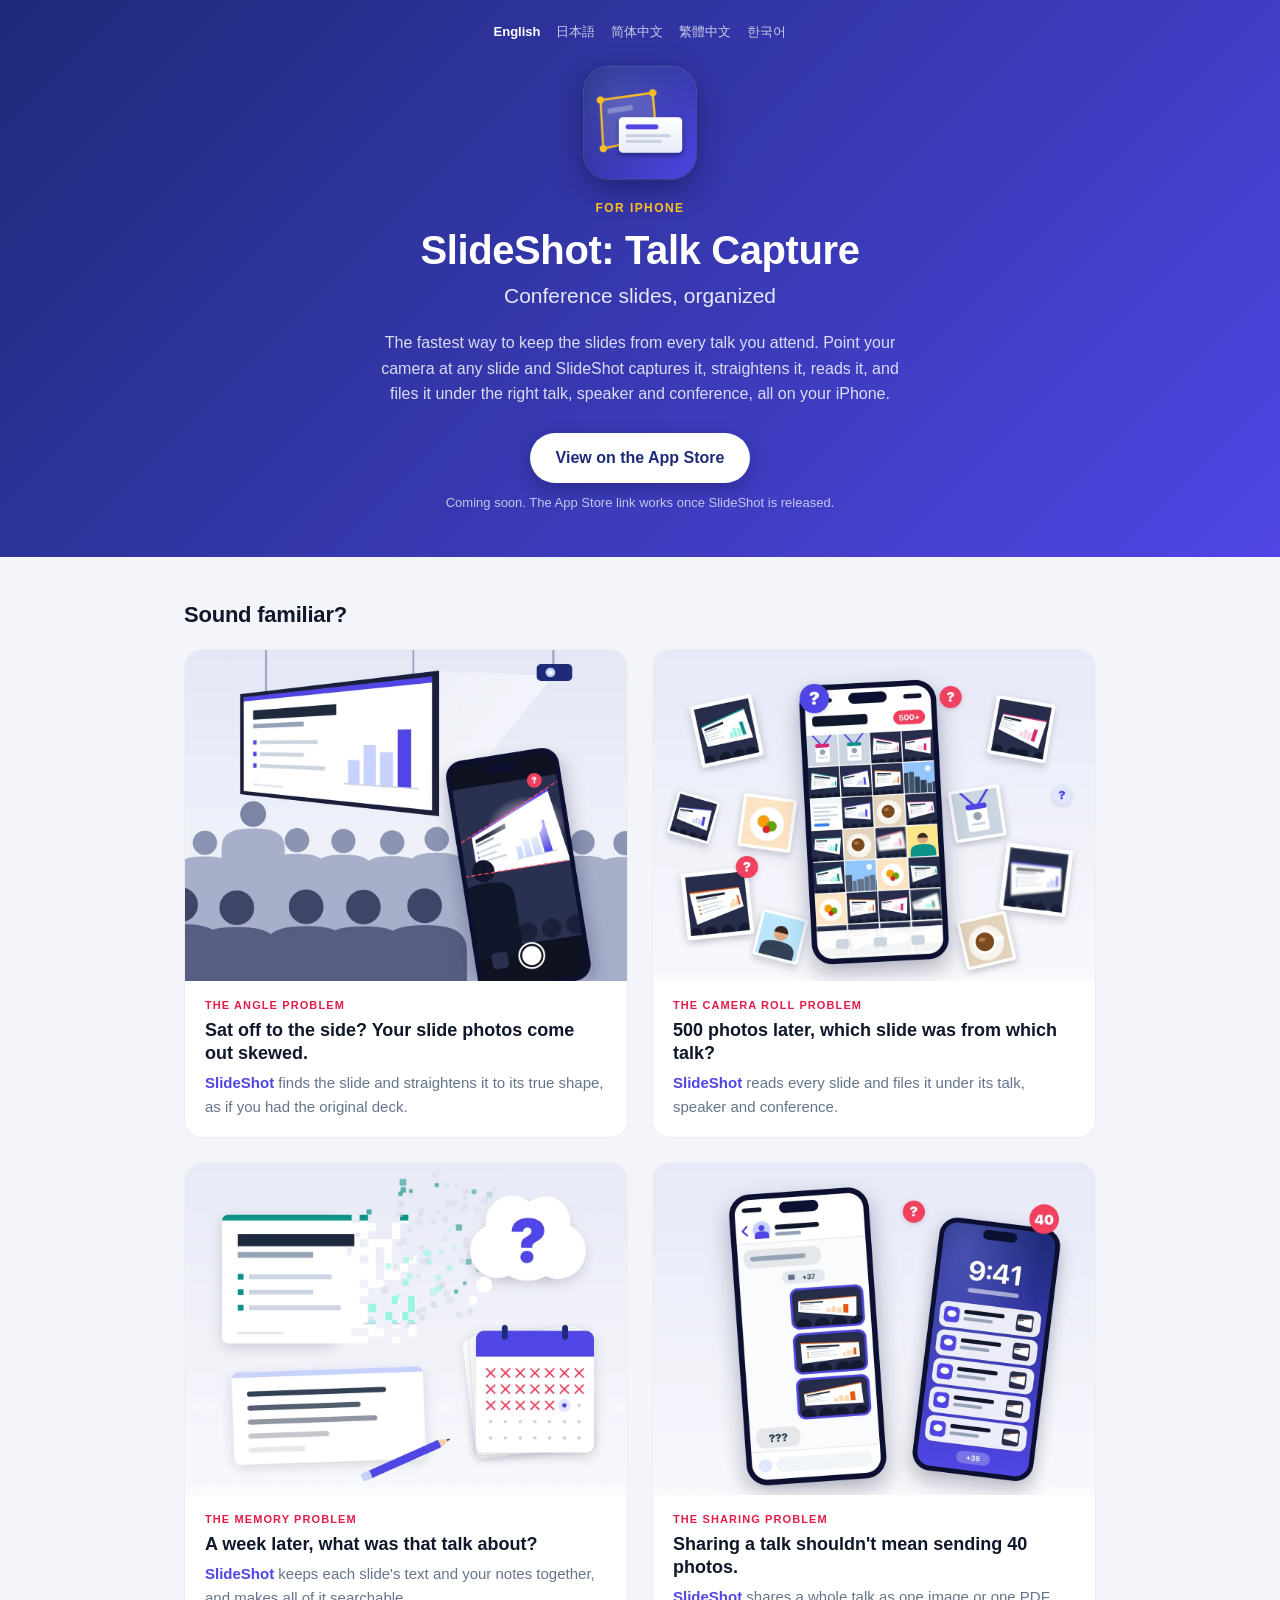
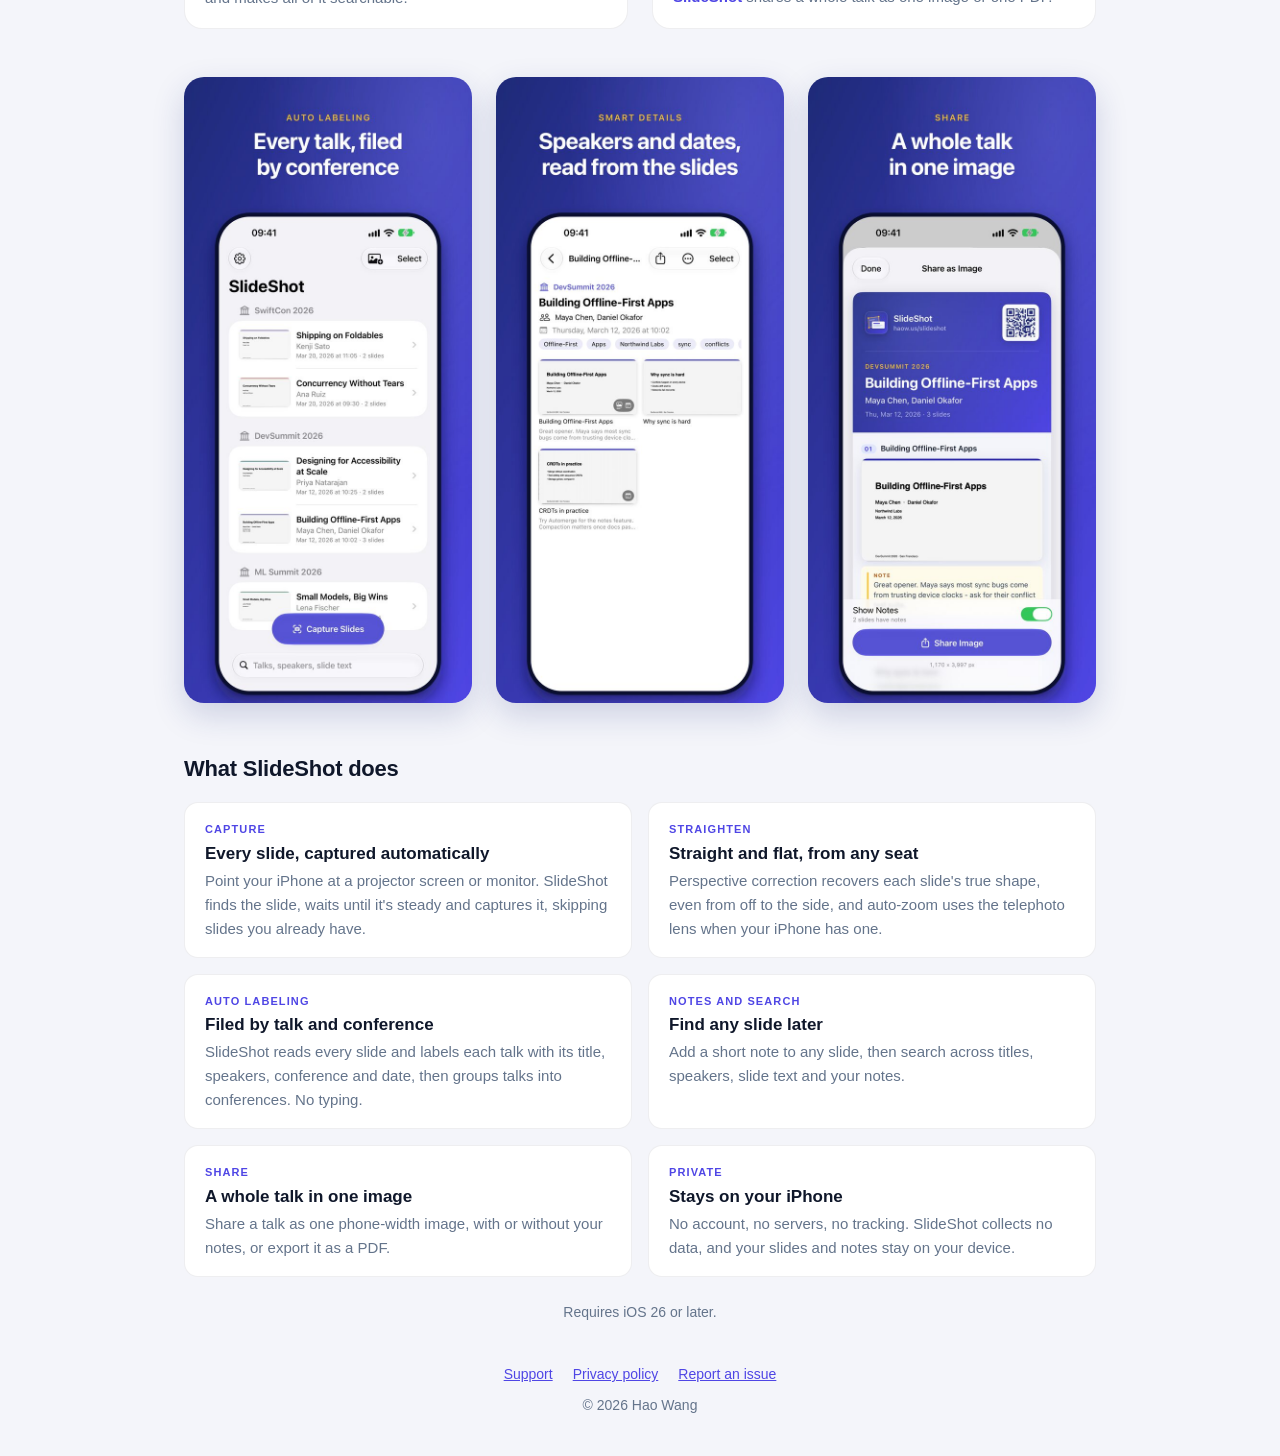
<file: index.html>
<!doctype html>
<html lang="en">
<head>
<meta charset="utf-8">
<meta name="viewport" content="width=device-width, initial-scale=1">
<title>SlideShot: Talk Capture</title>
<meta name="description" content="SlideShot captures the slides from every talk you attend, straightens them, and files them under the right talk, speaker and conference, all on your iPhone.">
<meta name="color-scheme" content="light dark">
<link rel="canonical" href="https://www.haow.us/slideshot/">
<link rel="alternate" hreflang="en" href="https://www.haow.us/slideshot/">
<link rel="alternate" hreflang="ja" href="https://www.haow.us/slideshot/ja/">
<link rel="alternate" hreflang="zh-Hans" href="https://www.haow.us/slideshot/zh-hans/">
<link rel="alternate" hreflang="zh-Hant" href="https://www.haow.us/slideshot/zh-hant/">
<link rel="alternate" hreflang="ko" href="https://www.haow.us/slideshot/ko/">
<link rel="alternate" hreflang="x-default" href="https://www.haow.us/slideshot/">
<link rel="icon" type="image/png" href="images/icon.png">
<link rel="apple-touch-icon" href="images/icon.png">
<link rel="stylesheet" href="home.css?v=2">
<meta property="og:type" content="website">
<meta property="og:locale" content="en_US">
<meta property="og:title" content="SlideShot: Talk Capture">
<meta property="og:description" content="Conference slides, organized. Capture, straighten and file every slide on your iPhone.">
<meta property="og:url" content="https://www.haow.us/slideshot/">
<meta property="og:image" content="https://www.haow.us/slideshot/images/icon.png">
<meta name="twitter:card" content="summary">
</head>
<body>
<header>
  <nav class="langs" aria-label="Language">
    <a href="./" hreflang="en" lang="en" aria-current="page">English</a>
    <a href="ja/" hreflang="ja" lang="ja">日本語</a>
    <a href="zh-hans/" hreflang="zh-Hans" lang="zh-Hans">简体中文</a>
    <a href="zh-hant/" hreflang="zh-Hant" lang="zh-Hant">繁體中文</a>
    <a href="ko/" hreflang="ko" lang="ko">한국어</a>
  </nav>
  <div class="hero">
    <img class="icon" src="images/icon.png" width="112" height="112" alt="SlideShot app icon">
    <p class="eyebrow">For iPhone</p>
    <h1>SlideShot: Talk Capture</h1>
    <p class="subtitle">Conference slides, organized</p>
    <p class="pitch">The fastest way to keep the slides from every talk you attend. Point your camera
    at any slide and SlideShot captures it, straightens it, reads it, and files it under the right
    talk, speaker and conference, all on your iPhone.</p>
    <a class="store" href="https://apps.apple.com/app/id6838167258">View on the App Store</a>
    <p class="note">Coming soon. The App Store link works once SlideShot is released.</p>
  </div>
</header>

<main>
  <h2>Sound familiar?</h2>
  <ul class="problems">
    <li>
      <img src="images/why-angle.webp" width="1200" height="900"
        alt="A phone held up from a side seat in a talk. Its photo of the slide is skewed, washed out by glare and partly blocked by the head in front.">
      <div class="body">
        <p class="tag">The angle problem</p>
        <h3>Sat off to the side? Your slide photos come out skewed.</h3>
        <p class="fix"><strong>SlideShot</strong> finds the slide and straightens it to its true shape, as if you had the original deck.</p>
      </div>
    </li>
    <li>
      <img src="images/why-camera-roll.webp" width="1200" height="900"
        alt="A camera roll with more than 500 photos: slides from different talks mixed with food, selfies, coffee and conference badges.">
      <div class="body">
        <p class="tag">The camera roll problem</p>
        <h3>500 photos later, which slide was from which talk?</h3>
        <p class="fix"><strong>SlideShot</strong> reads every slide and files it under its talk, speaker and conference.</p>
      </div>
    </li>
    <li>
      <img src="images/why-memory.webp" width="1200" height="900" loading="lazy"
        alt="A slide dissolving into a question mark, notes that trail off, and a calendar with weeks crossed out.">
      <div class="body">
        <p class="tag">The memory problem</p>
        <h3>A week later, what was that talk about?</h3>
        <p class="fix"><strong>SlideShot</strong> keeps each slide&#x27;s text and your notes together, and makes all of it searchable.</p>
      </div>
    </li>
    <li>
      <img src="images/why-sharing.webp" width="1200" height="900" loading="lazy"
        alt="A chat with slide photos sent one by one and a reply of three question marks, next to a lock screen with 40 notifications.">
      <div class="body">
        <p class="tag">The sharing problem</p>
        <h3>Sharing a talk shouldn&#x27;t mean sending 40 photos.</h3>
        <p class="fix"><strong>SlideShot</strong> shares a whole talk as one image or one PDF.</p>
      </div>
    </li>
  </ul>

  <ul class="shots" aria-label="Screenshots">
    <li><img src="images/library.jpg" width="600" height="1304" loading="lazy"
      alt="The SlideShot library, with talks grouped under SwiftCon 2026, DevSummit 2026 and ML Summit 2026"></li>
    <li><img src="images/talk.jpg" width="600" height="1304" loading="lazy"
      alt="A talk page showing its title, speakers, date and slides, all read from the slides"></li>
    <li><img src="images/share.jpg" width="600" height="1304" loading="lazy"
      alt="Sharing a whole talk as one long image, with notes"></li>
  </ul>

  <h2>What SlideShot does</h2>
  <ul class="features">
    <li>
      <p class="tag">Capture</p>
      <h3>Every slide, captured automatically</h3>
      <p>Point your iPhone at a projector screen or monitor. SlideShot finds the slide, waits until
      it's steady and captures it, skipping slides you already have.</p>
    </li>
    <li>
      <p class="tag">Straighten</p>
      <h3>Straight and flat, from any seat</h3>
      <p>Perspective correction recovers each slide's true shape, even from off to the side, and
      auto-zoom uses the telephoto lens when your iPhone has one.</p>
    </li>
    <li>
      <p class="tag">Auto labeling</p>
      <h3>Filed by talk and conference</h3>
      <p>SlideShot reads every slide and labels each talk with its title, speakers, conference and
      date, then groups talks into conferences. No typing.</p>
    </li>
    <li>
      <p class="tag">Notes and search</p>
      <h3>Find any slide later</h3>
      <p>Add a short note to any slide, then search across titles, speakers, slide text and your
      notes.</p>
    </li>
    <li>
      <p class="tag">Share</p>
      <h3>A whole talk in one image</h3>
      <p>Share a talk as one phone-width image, with or without your notes, or export it as a PDF.</p>
    </li>
    <li>
      <p class="tag">Private</p>
      <h3>Stays on your iPhone</h3>
      <p>No account, no servers, no tracking. SlideShot collects no data, and your slides and notes
      stay on your device.</p>
    </li>
  </ul>
  <p class="req">Requires iOS 26 or later.</p>
</main>

<footer>
  <nav aria-label="More">
    <a href="support.html">Support</a>
    <a href="privacy.html">Privacy policy</a>
    <a href="https://github.com/chapter09/slideshot/issues">Report an issue</a>
  </nav>
  <p>© 2026 Hao Wang</p>
</footer>
</body>
</html>
</file>
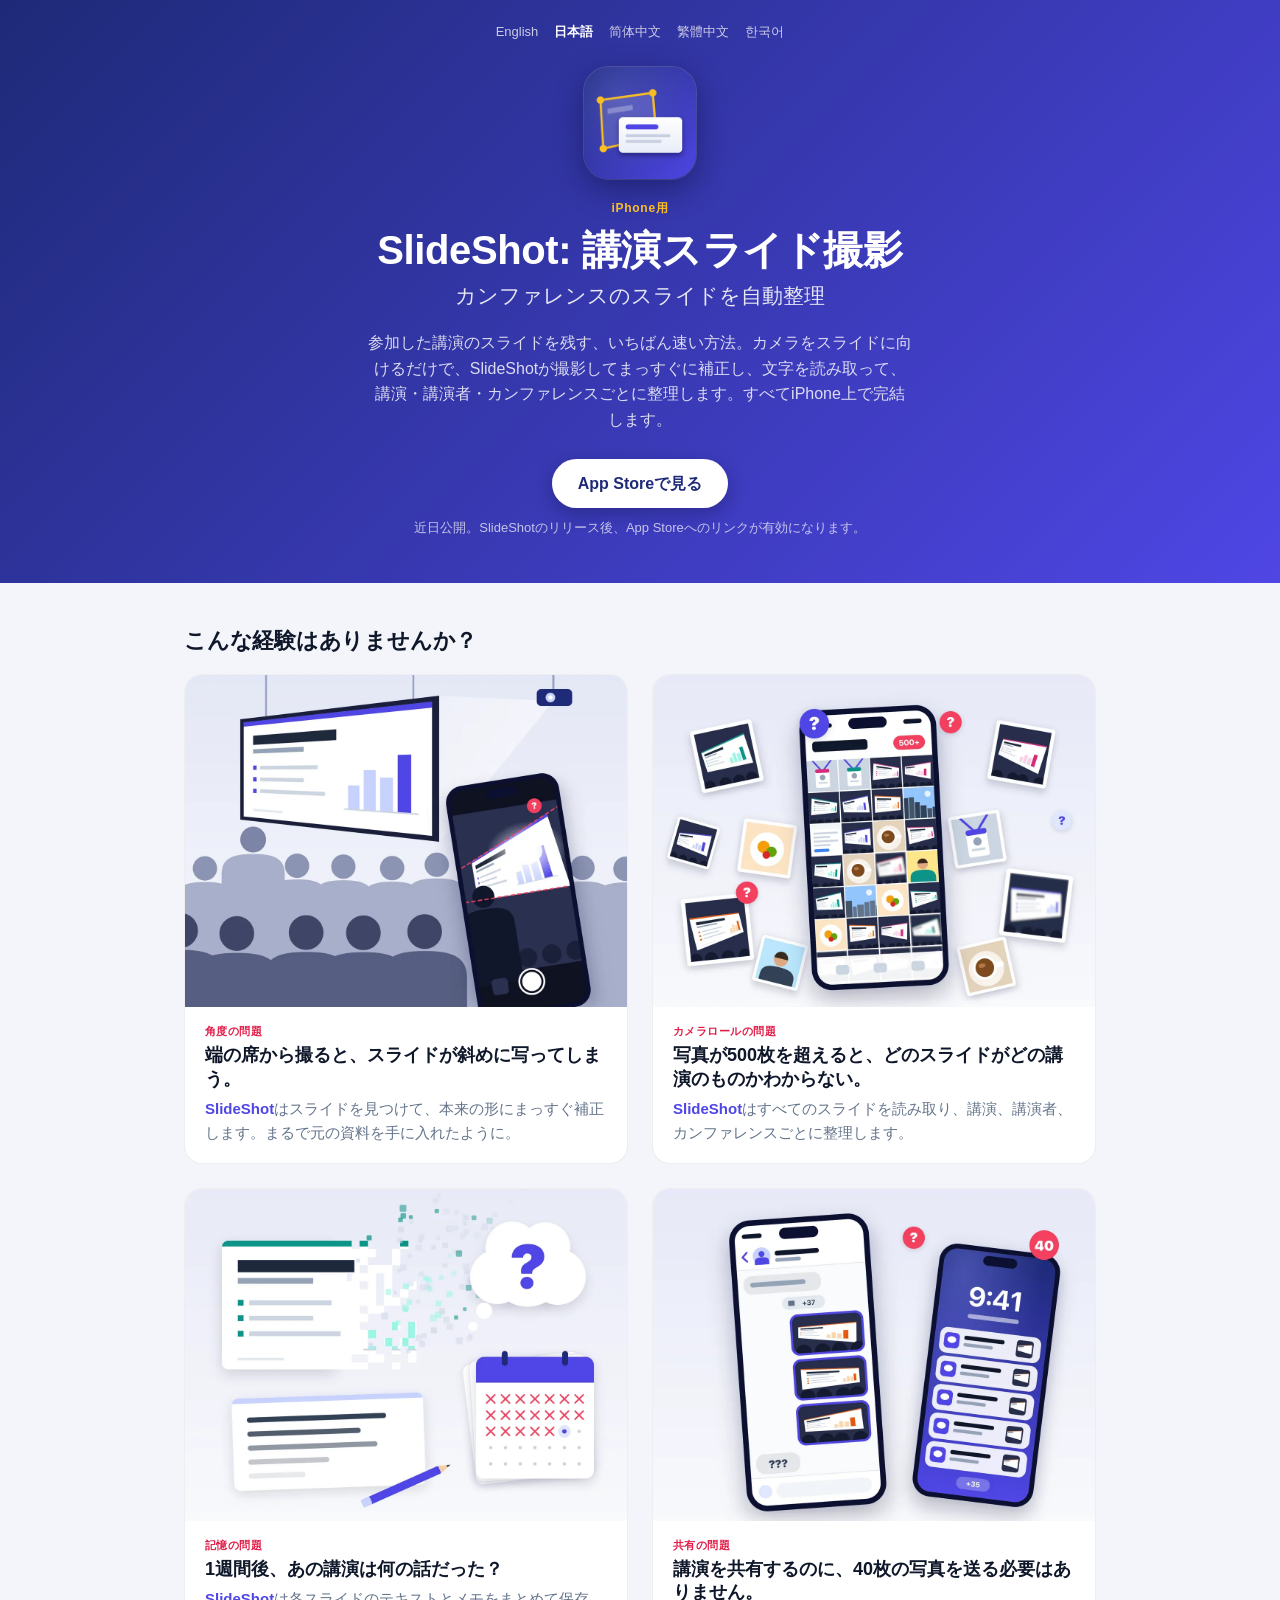
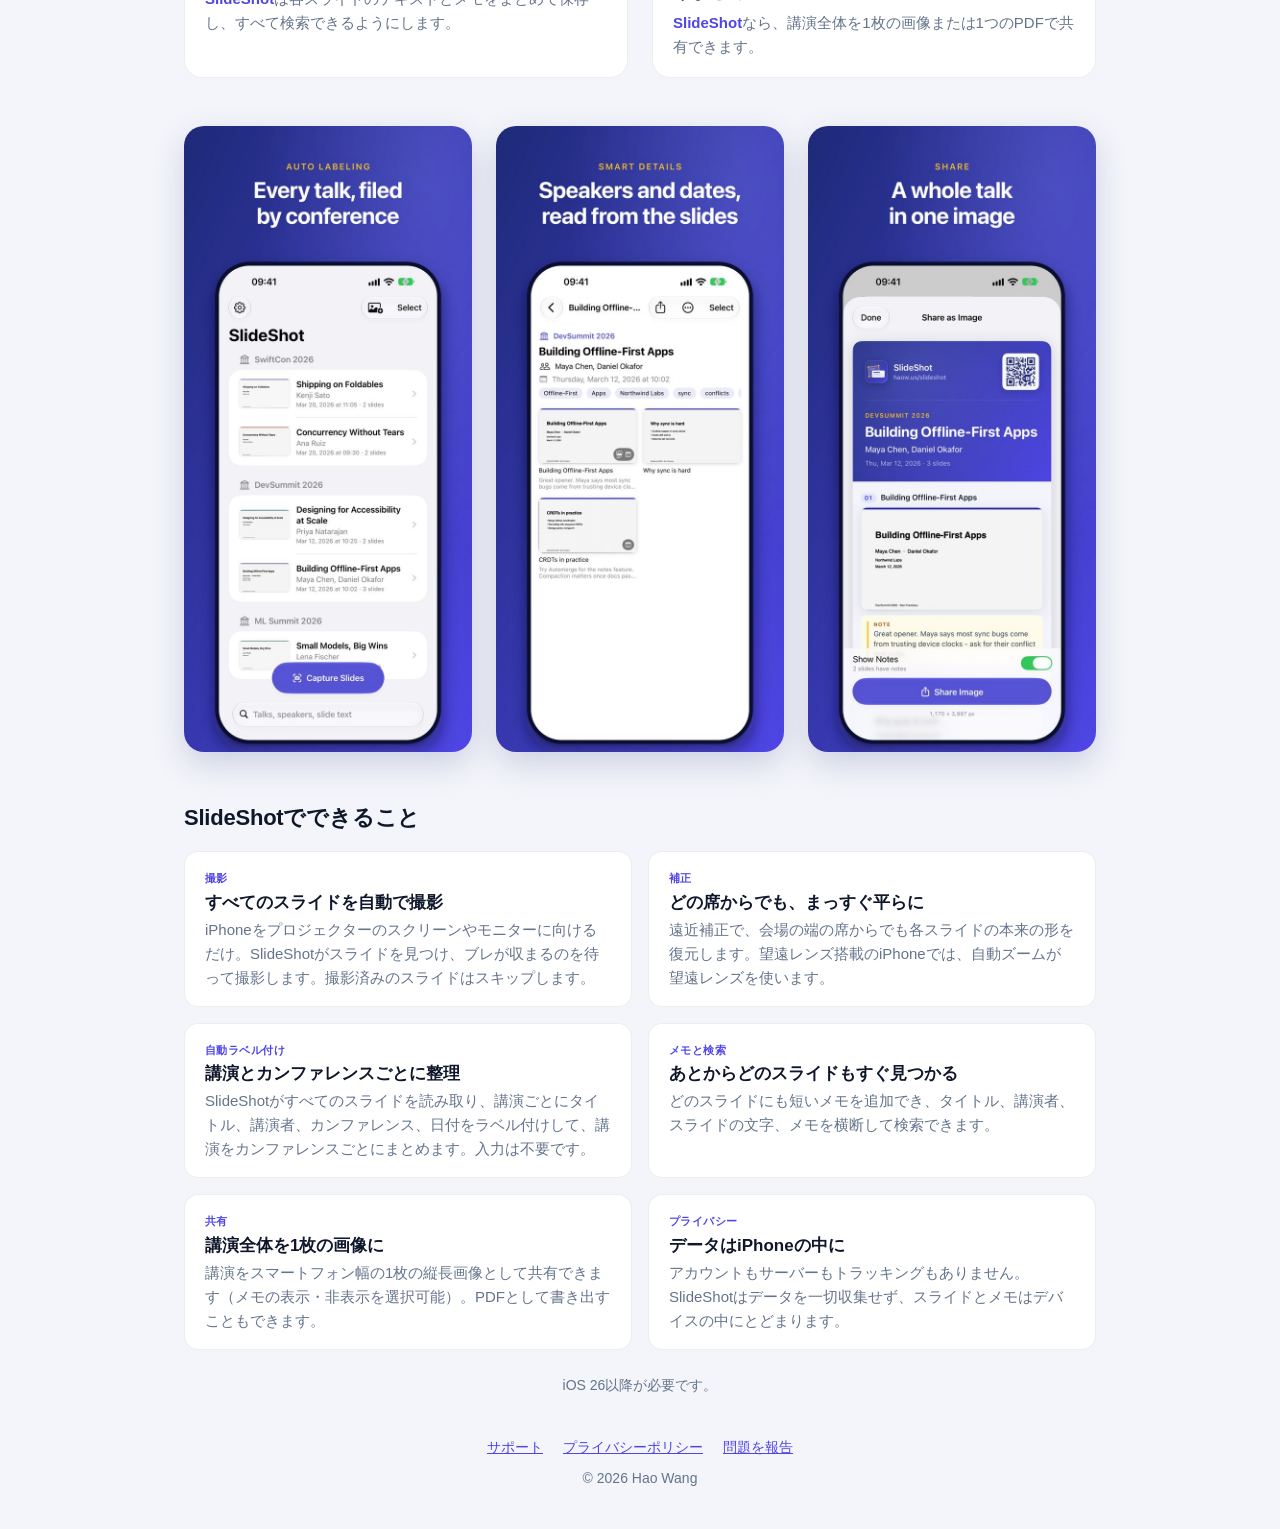
<file: ja/index.html>
<!doctype html>
<html lang="ja">
<head>
<meta charset="utf-8">
<meta name="viewport" content="width=device-width, initial-scale=1">
<title>SlideShot: 講演スライド撮影</title>
<meta name="description" content="SlideShotは、参加した講演のスライドを撮影してまっすぐに補正し、講演・講演者・カンファレンスごとに整理します。すべてiPhone上で完結します。">
<meta name="color-scheme" content="light dark">
<link rel="canonical" href="https://www.haow.us/slideshot/ja/">
<link rel="alternate" hreflang="en" href="https://www.haow.us/slideshot/">
<link rel="alternate" hreflang="ja" href="https://www.haow.us/slideshot/ja/">
<link rel="alternate" hreflang="zh-Hans" href="https://www.haow.us/slideshot/zh-hans/">
<link rel="alternate" hreflang="zh-Hant" href="https://www.haow.us/slideshot/zh-hant/">
<link rel="alternate" hreflang="ko" href="https://www.haow.us/slideshot/ko/">
<link rel="alternate" hreflang="x-default" href="https://www.haow.us/slideshot/">
<link rel="icon" type="image/png" href="../images/icon.png">
<link rel="apple-touch-icon" href="../images/icon.png">
<link rel="stylesheet" href="../home.css?v=2">
<meta property="og:type" content="website">
<meta property="og:locale" content="ja_JP">
<meta property="og:title" content="SlideShot: 講演スライド撮影">
<meta property="og:description" content="カンファレンスのスライドを自動整理。すべてのスライドをiPhoneで撮影、補正、整理できます。">
<meta property="og:url" content="https://www.haow.us/slideshot/ja/">
<meta property="og:image" content="https://www.haow.us/slideshot/images/icon.png">
<meta name="twitter:card" content="summary">
</head>
<body>
<header>
  <nav class="langs" aria-label="言語">
    <a href="../" hreflang="en" lang="en">English</a>
    <a href="./" hreflang="ja" lang="ja" aria-current="page">日本語</a>
    <a href="../zh-hans/" hreflang="zh-Hans" lang="zh-Hans">简体中文</a>
    <a href="../zh-hant/" hreflang="zh-Hant" lang="zh-Hant">繁體中文</a>
    <a href="../ko/" hreflang="ko" lang="ko">한국어</a>
  </nav>
  <div class="hero">
    <img class="icon" src="../images/icon.png" width="112" height="112" alt="SlideShotのアプリアイコン">
    <p class="eyebrow">iPhone用</p>
    <h1>SlideShot: 講演スライド撮影</h1>
    <p class="subtitle">カンファレンスのスライドを自動整理</p>
    <p class="pitch">参加した講演のスライドを残す、いちばん速い方法。カメラをスライドに向けるだけで、SlideShotが撮影してまっすぐに補正し、文字を読み取って、講演・講演者・カンファレンスごとに整理します。すべてiPhone上で完結します。</p>
    <a class="store" href="https://apps.apple.com/app/id6838167258">App Storeで見る</a>
    <p class="note">近日公開。SlideShotのリリース後、App Storeへのリンクが有効になります。</p>
  </div>
</header>

<main>
  <h2>こんな経験はありませんか？</h2>
  <ul class="problems">
    <li>
      <img src="../images/why-angle.webp" width="1200" height="900"
        alt="講演の会場で、端の席からかざしたスマートフォン。写したスライドは斜めにゆがみ、光で白く飛び、前の人の頭で一部が隠れている。">
      <div class="body">
        <p class="tag">角度の問題</p>
        <h3>端の席から撮ると、スライドが斜めに写ってしまう。</h3>
        <p class="fix"><strong>SlideShot</strong>はスライドを見つけて、本来の形にまっすぐ補正します。まるで元の資料を手に入れたように。</p>
      </div>
    </li>
    <li>
      <img src="../images/why-camera-roll.webp" width="1200" height="900"
        alt="500枚以上の写真が並ぶカメラロール。いくつもの講演のスライドが、料理や自撮り、コーヒー、名札の写真と混ざっている。">
      <div class="body">
        <p class="tag">カメラロールの問題</p>
        <h3>写真が500枚を超えると、どのスライドがどの講演のものかわからない。</h3>
        <p class="fix"><strong>SlideShot</strong>はすべてのスライドを読み取り、講演、講演者、カンファレンスごとに整理します。</p>
      </div>
    </li>
    <li>
      <img src="../images/why-memory.webp" width="1200" height="900" loading="lazy"
        alt="疑問符へと消えていくスライド、途中で途切れたメモ、何週間分も×印が付いたカレンダー。">
      <div class="body">
        <p class="tag">記憶の問題</p>
        <h3>1週間後、あの講演は何の話だった？</h3>
        <p class="fix"><strong>SlideShot</strong>は各スライドのテキストとメモをまとめて保存し、すべて検索できるようにします。</p>
      </div>
    </li>
    <li>
      <img src="../images/why-sharing.webp" width="1200" height="900" loading="lazy"
        alt="スライドの写真が1枚ずつ送られ、「???」と返されたチャット。隣には40件の通知が並ぶロック画面。">
      <div class="body">
        <p class="tag">共有の問題</p>
        <h3>講演を共有するのに、40枚の写真を送る必要はありません。</h3>
        <p class="fix"><strong>SlideShot</strong>なら、講演全体を1枚の画像または1つのPDFで共有できます。</p>
      </div>
    </li>
  </ul>

  <ul class="shots" aria-label="スクリーンショット">
    <li><img src="../images/library.jpg" width="600" height="1304" loading="lazy"
      alt="SlideShotのライブラリ。講演がSwiftCon 2026、DevSummit 2026、ML Summit 2026ごとにまとめられている"></li>
    <li><img src="../images/talk.jpg" width="600" height="1304" loading="lazy"
      alt="講演のページ。スライドから読み取ったタイトル、講演者、日付とスライドが表示されている"></li>
    <li><img src="../images/share.jpg" width="600" height="1304" loading="lazy"
      alt="講演全体をメモ付きの1枚の縦長画像として共有している画面"></li>
  </ul>

  <h2>SlideShotでできること</h2>
  <ul class="features">
    <li>
      <p class="tag">撮影</p>
      <h3>すべてのスライドを自動で撮影</h3>
      <p>iPhoneをプロジェクターのスクリーンやモニターに向けるだけ。SlideShotがスライドを見つけ、ブレが収まるのを待って撮影します。撮影済みのスライドはスキップします。</p>
    </li>
    <li>
      <p class="tag">補正</p>
      <h3>どの席からでも、まっすぐ平らに</h3>
      <p>遠近補正で、会場の端の席からでも各スライドの本来の形を復元します。望遠レンズ搭載のiPhoneでは、自動ズームが望遠レンズを使います。</p>
    </li>
    <li>
      <p class="tag">自動ラベル付け</p>
      <h3>講演とカンファレンスごとに整理</h3>
      <p>SlideShotがすべてのスライドを読み取り、講演ごとにタイトル、講演者、カンファレンス、日付をラベル付けして、講演をカンファレンスごとにまとめます。入力は不要です。</p>
    </li>
    <li>
      <p class="tag">メモと検索</p>
      <h3>あとからどのスライドもすぐ見つかる</h3>
      <p>どのスライドにも短いメモを追加でき、タイトル、講演者、スライドの文字、メモを横断して検索できます。</p>
    </li>
    <li>
      <p class="tag">共有</p>
      <h3>講演全体を1枚の画像に</h3>
      <p>講演をスマートフォン幅の1枚の縦長画像として共有できます（メモの表示・非表示を選択可能）。PDFとして書き出すこともできます。</p>
    </li>
    <li>
      <p class="tag">プライバシー</p>
      <h3>データはiPhoneの中に</h3>
      <p>アカウントもサーバーもトラッキングもありません。SlideShotはデータを一切収集せず、スライドとメモはデバイスの中にとどまります。</p>
    </li>
  </ul>
  <p class="req">iOS 26以降が必要です。</p>
</main>

<footer>
  <nav aria-label="その他">
    <a href="support.html">サポート</a>
    <a href="privacy.html">プライバシーポリシー</a>
    <a href="https://github.com/chapter09/slideshot/issues">問題を報告</a>
  </nav>
  <p>© 2026 Hao Wang</p>
</footer>
</body>
</html>
</file>
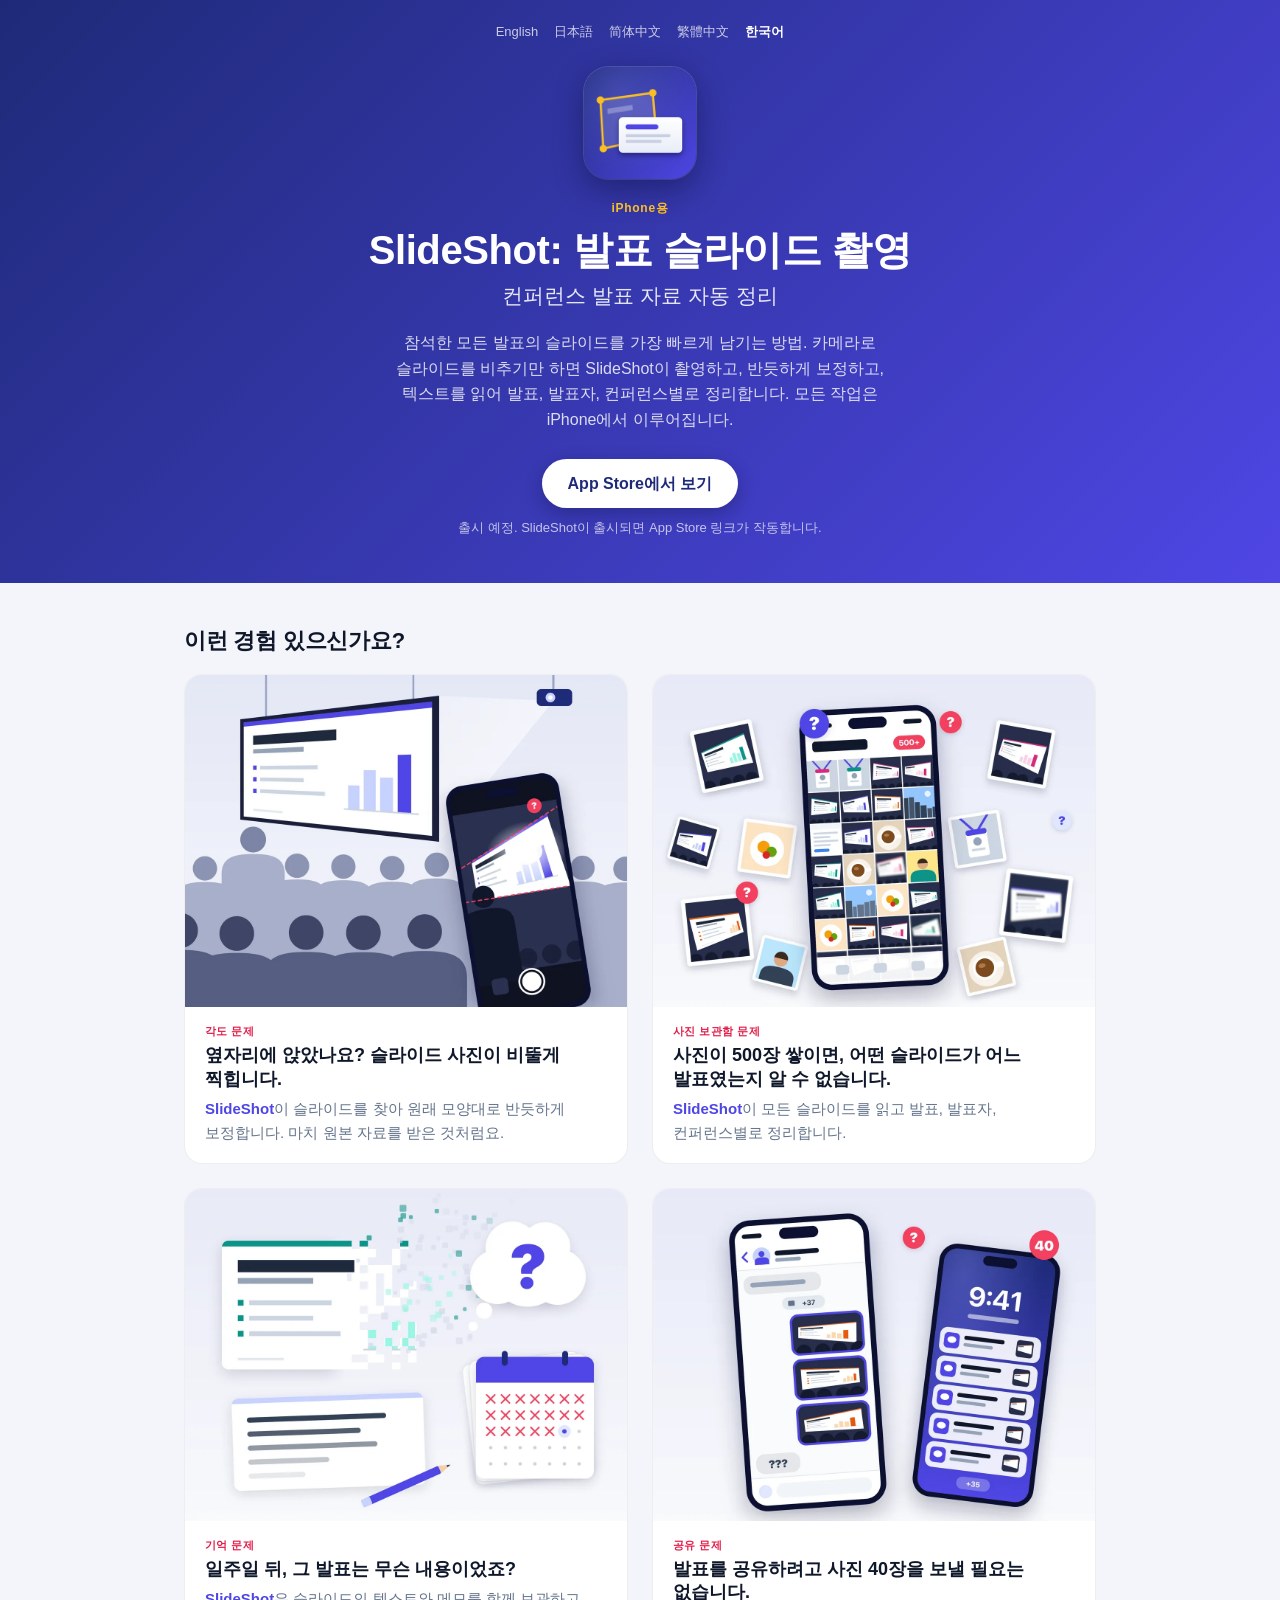
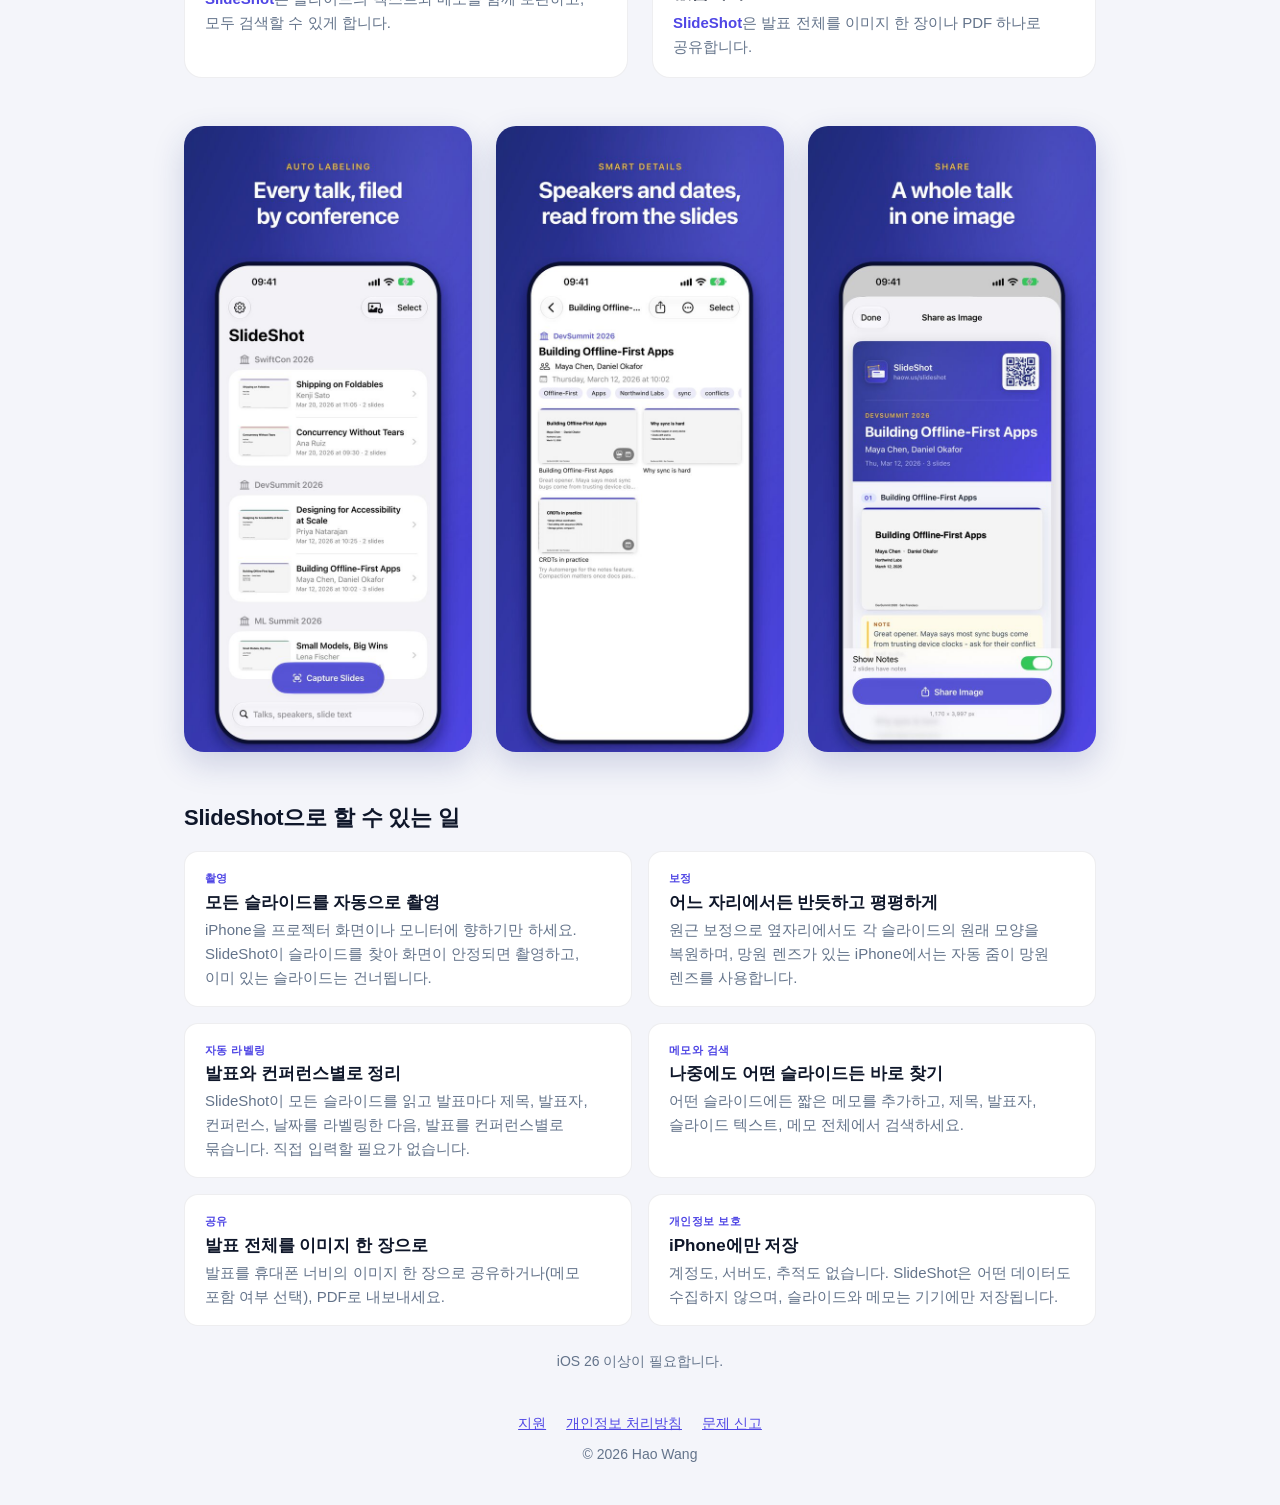
<file: ko/index.html>
<!doctype html>
<html lang="ko">
<head>
<meta charset="utf-8">
<meta name="viewport" content="width=device-width, initial-scale=1">
<title>SlideShot: 발표 슬라이드 촬영</title>
<meta name="description" content="SlideShot은 참석한 발표의 슬라이드를 촬영해 반듯하게 보정하고, 발표, 발표자, 컨퍼런스별로 정리합니다. 모든 작업은 iPhone에서 이루어집니다.">
<meta name="color-scheme" content="light dark">
<link rel="canonical" href="https://www.haow.us/slideshot/ko/">
<link rel="alternate" hreflang="en" href="https://www.haow.us/slideshot/">
<link rel="alternate" hreflang="ja" href="https://www.haow.us/slideshot/ja/">
<link rel="alternate" hreflang="zh-Hans" href="https://www.haow.us/slideshot/zh-hans/">
<link rel="alternate" hreflang="zh-Hant" href="https://www.haow.us/slideshot/zh-hant/">
<link rel="alternate" hreflang="ko" href="https://www.haow.us/slideshot/ko/">
<link rel="alternate" hreflang="x-default" href="https://www.haow.us/slideshot/">
<link rel="icon" type="image/png" href="../images/icon.png">
<link rel="apple-touch-icon" href="../images/icon.png">
<link rel="stylesheet" href="../home.css?v=2">
<meta property="og:type" content="website">
<meta property="og:locale" content="ko_KR">
<meta property="og:title" content="SlideShot: 발표 슬라이드 촬영">
<meta property="og:description" content="컨퍼런스 발표 자료 자동 정리. iPhone으로 모든 슬라이드를 촬영하고, 보정하고, 정리하세요.">
<meta property="og:url" content="https://www.haow.us/slideshot/ko/">
<meta property="og:image" content="https://www.haow.us/slideshot/images/icon.png">
<meta name="twitter:card" content="summary">
</head>
<body>
<header>
  <nav class="langs" aria-label="언어">
    <a href="../" hreflang="en" lang="en">English</a>
    <a href="../ja/" hreflang="ja" lang="ja">日本語</a>
    <a href="../zh-hans/" hreflang="zh-Hans" lang="zh-Hans">简体中文</a>
    <a href="../zh-hant/" hreflang="zh-Hant" lang="zh-Hant">繁體中文</a>
    <a href="./" hreflang="ko" lang="ko" aria-current="page">한국어</a>
  </nav>
  <div class="hero">
    <img class="icon" src="../images/icon.png" width="112" height="112" alt="SlideShot 앱 아이콘">
    <p class="eyebrow">iPhone용</p>
    <h1>SlideShot: 발표 슬라이드 촬영</h1>
    <p class="subtitle">컨퍼런스 발표 자료 자동 정리</p>
    <p class="pitch">참석한 모든 발표의 슬라이드를 가장 빠르게 남기는 방법. 카메라로 슬라이드를 비추기만
    하면 SlideShot이 촬영하고, 반듯하게 보정하고, 텍스트를 읽어 발표, 발표자, 컨퍼런스별로
    정리합니다. 모든 작업은 iPhone에서 이루어집니다.</p>
    <a class="store" href="https://apps.apple.com/app/id6838167258">App Store에서 보기</a>
    <p class="note">출시 예정. SlideShot이 출시되면 App Store 링크가 작동합니다.</p>
  </div>
</header>

<main>
  <h2>이런 경험 있으신가요?</h2>
  <ul class="problems">
    <li>
      <img src="../images/why-angle.webp" width="1200" height="900"
        alt="발표장 옆자리에서 든 휴대폰. 찍힌 슬라이드는 비뚤어지고, 빛 번짐으로 흐려지고, 앞사람 머리에 일부가 가려져 있다.">
      <div class="body">
        <p class="tag">각도 문제</p>
        <h3>옆자리에 앉았나요? 슬라이드 사진이 비뚤게 찍힙니다.</h3>
        <p class="fix"><strong>SlideShot</strong>이 슬라이드를 찾아 원래 모양대로 반듯하게 보정합니다. 마치 원본 자료를 받은 것처럼요.</p>
      </div>
    </li>
    <li>
      <img src="../images/why-camera-roll.webp" width="1200" height="900"
        alt="500장이 넘는 사진 보관함. 여러 발표의 슬라이드가 음식, 셀카, 커피, 명찰 사진과 뒤섞여 있다.">
      <div class="body">
        <p class="tag">사진 보관함 문제</p>
        <h3>사진이 500장 쌓이면, 어떤 슬라이드가 어느 발표였는지 알 수 없습니다.</h3>
        <p class="fix"><strong>SlideShot</strong>이 모든 슬라이드를 읽고 발표, 발표자, 컨퍼런스별로 정리합니다.</p>
      </div>
    </li>
    <li>
      <img src="../images/why-memory.webp" width="1200" height="900" loading="lazy"
        alt="물음표로 흩어지는 슬라이드, 중간에 끊긴 메모, 몇 주가 지워진 달력.">
      <div class="body">
        <p class="tag">기억 문제</p>
        <h3>일주일 뒤, 그 발표는 무슨 내용이었죠?</h3>
        <p class="fix"><strong>SlideShot</strong>은 슬라이드의 텍스트와 메모를 함께 보관하고, 모두 검색할 수 있게 합니다.</p>
      </div>
    </li>
    <li>
      <img src="../images/why-sharing.webp" width="1200" height="900" loading="lazy"
        alt="슬라이드 사진을 한 장씩 보낸 채팅에 &#x27;???&#x27;라는 답장, 그 옆에는 알림 40개가 쌓인 잠금 화면.">
      <div class="body">
        <p class="tag">공유 문제</p>
        <h3>발표를 공유하려고 사진 40장을 보낼 필요는 없습니다.</h3>
        <p class="fix"><strong>SlideShot</strong>은 발표 전체를 이미지 한 장이나 PDF 하나로 공유합니다.</p>
      </div>
    </li>
  </ul>

  <ul class="shots" aria-label="스크린샷">
    <li><img src="../images/library.jpg" width="600" height="1304" loading="lazy"
      alt="SwiftCon 2026, DevSummit 2026, ML Summit 2026별로 발표가 묶인 SlideShot 보관함"></li>
    <li><img src="../images/talk.jpg" width="600" height="1304" loading="lazy"
      alt="슬라이드에서 읽은 제목, 발표자, 날짜와 슬라이드가 표시된 발표 페이지"></li>
    <li><img src="../images/share.jpg" width="600" height="1304" loading="lazy"
      alt="발표 전체를 메모와 함께 긴 이미지 한 장으로 공유하는 화면"></li>
  </ul>

  <h2>SlideShot으로 할 수 있는 일</h2>
  <ul class="features">
    <li>
      <p class="tag">촬영</p>
      <h3>모든 슬라이드를 자동으로 촬영</h3>
      <p>iPhone을 프로젝터 화면이나 모니터에 향하기만 하세요. SlideShot이 슬라이드를 찾아 화면이
      안정되면 촬영하고, 이미 있는 슬라이드는 건너뜁니다.</p>
    </li>
    <li>
      <p class="tag">보정</p>
      <h3>어느 자리에서든 반듯하고 평평하게</h3>
      <p>원근 보정으로 옆자리에서도 각 슬라이드의 원래 모양을 복원하며, 망원 렌즈가 있는
      iPhone에서는 자동 줌이 망원 렌즈를 사용합니다.</p>
    </li>
    <li>
      <p class="tag">자동 라벨링</p>
      <h3>발표와 컨퍼런스별로 정리</h3>
      <p>SlideShot이 모든 슬라이드를 읽고 발표마다 제목, 발표자, 컨퍼런스, 날짜를 라벨링한 다음,
      발표를 컨퍼런스별로 묶습니다. 직접 입력할 필요가 없습니다.</p>
    </li>
    <li>
      <p class="tag">메모와 검색</p>
      <h3>나중에도 어떤 슬라이드든 바로 찾기</h3>
      <p>어떤 슬라이드에든 짧은 메모를 추가하고, 제목, 발표자, 슬라이드 텍스트, 메모 전체에서
      검색하세요.</p>
    </li>
    <li>
      <p class="tag">공유</p>
      <h3>발표 전체를 이미지 한 장으로</h3>
      <p>발표를 휴대폰 너비의 이미지 한 장으로 공유하거나(메모 포함 여부 선택), PDF로 내보내세요.</p>
    </li>
    <li>
      <p class="tag">개인정보 보호</p>
      <h3>iPhone에만 저장</h3>
      <p>계정도, 서버도, 추적도 없습니다. SlideShot은 어떤 데이터도 수집하지 않으며, 슬라이드와
      메모는 기기에만 저장됩니다.</p>
    </li>
  </ul>
  <p class="req">iOS 26 이상이 필요합니다.</p>
</main>

<footer>
  <nav aria-label="더 보기">
    <a href="support.html">지원</a>
    <a href="privacy.html">개인정보 처리방침</a>
    <a href="https://github.com/chapter09/slideshot/issues">문제 신고</a>
  </nav>
  <p>© 2026 Hao Wang</p>
</footer>
</body>
</html>
</file>
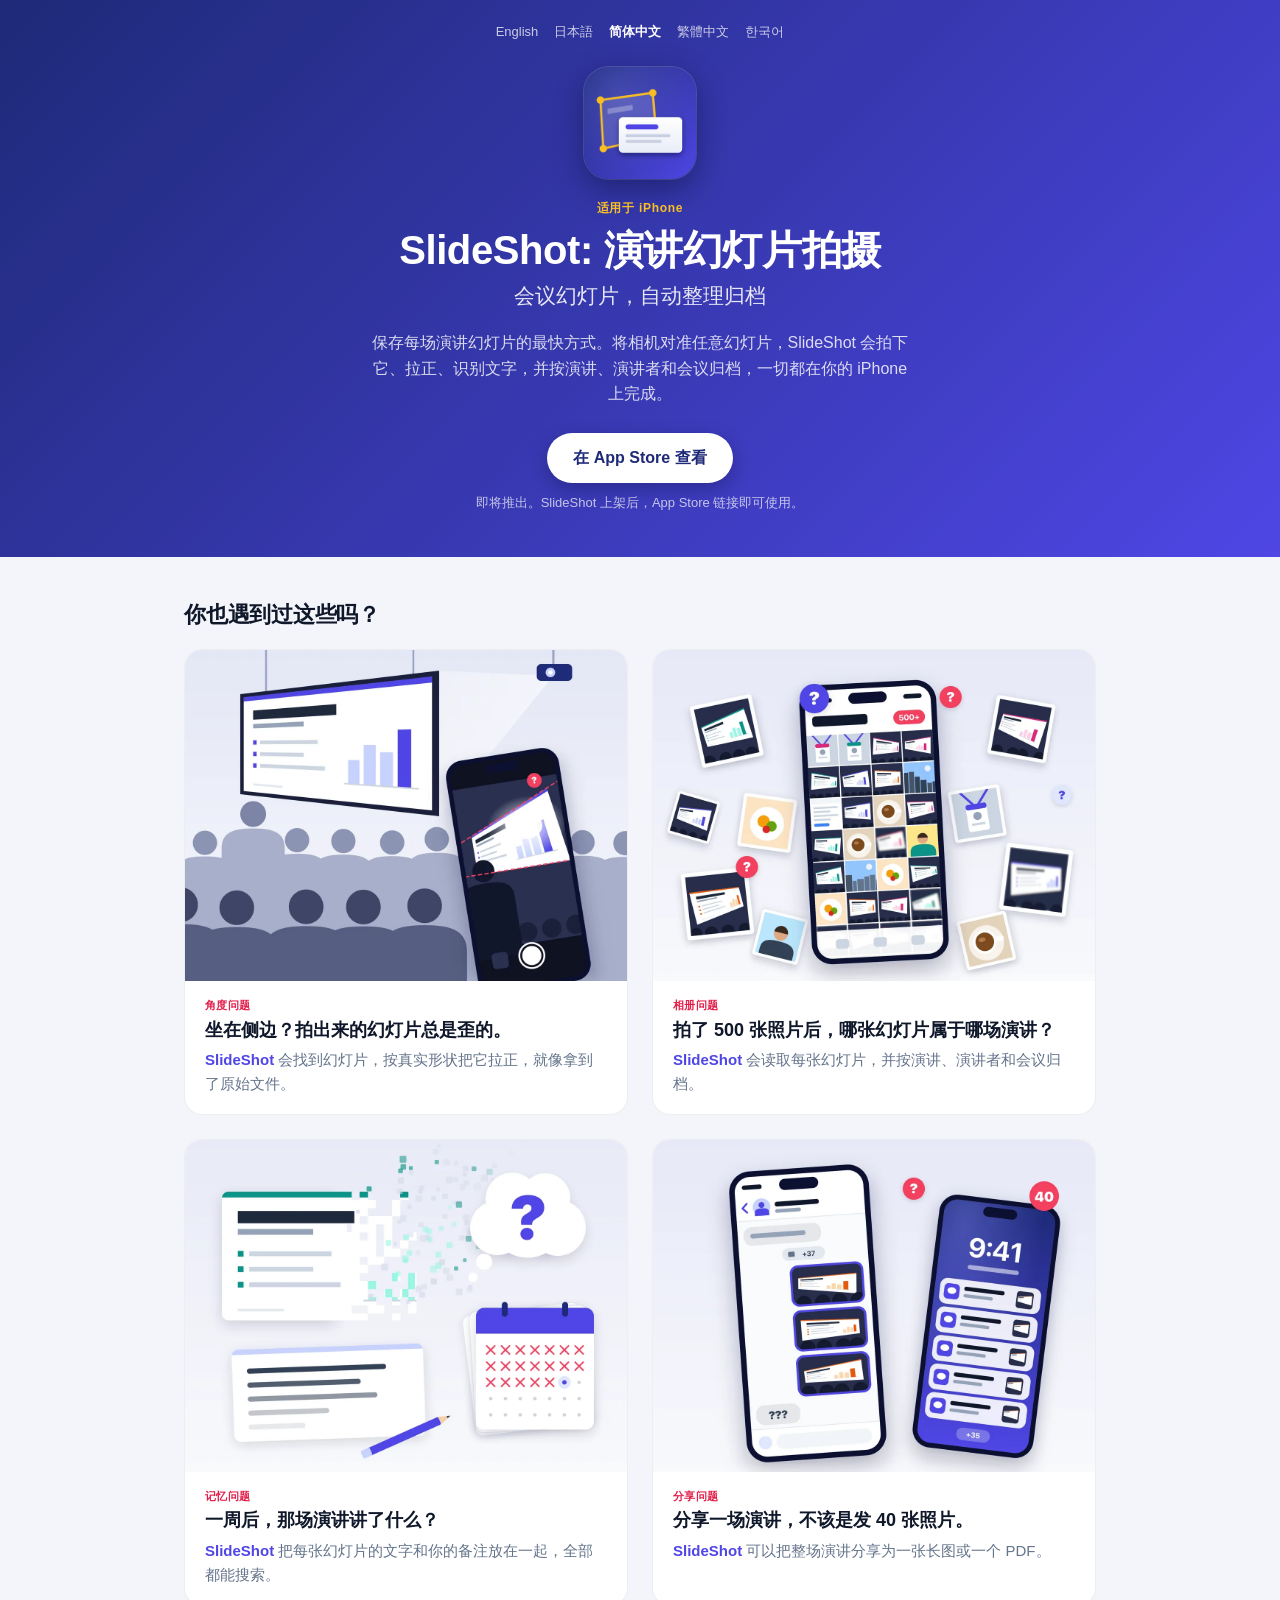
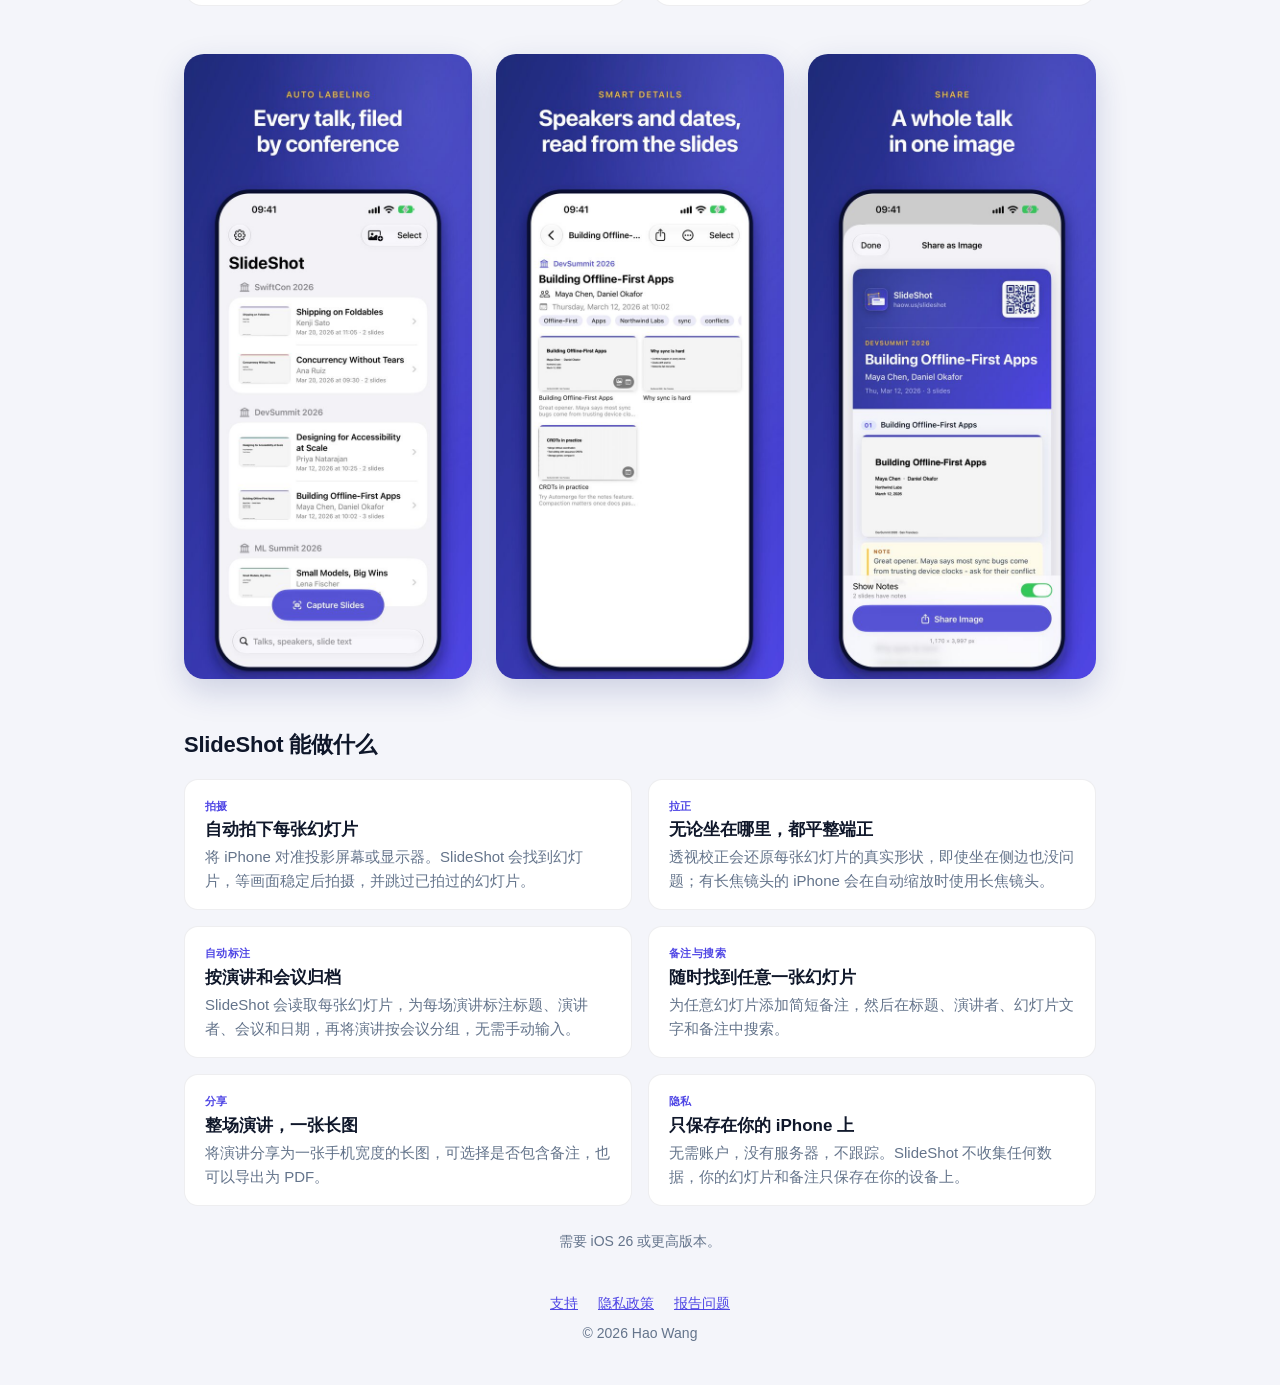
<file: zh-hans/index.html>
<!doctype html>
<html lang="zh-Hans">
<head>
<meta charset="utf-8">
<meta name="viewport" content="width=device-width, initial-scale=1">
<title>SlideShot: 演讲幻灯片拍摄</title>
<meta name="description" content="SlideShot 拍摄你参加的每场演讲的幻灯片，将其拉正，并按演讲、演讲者和会议自动归档，一切都在你的 iPhone 上完成。">
<meta name="color-scheme" content="light dark">
<link rel="canonical" href="https://www.haow.us/slideshot/zh-hans/">
<link rel="alternate" hreflang="en" href="https://www.haow.us/slideshot/">
<link rel="alternate" hreflang="ja" href="https://www.haow.us/slideshot/ja/">
<link rel="alternate" hreflang="zh-Hans" href="https://www.haow.us/slideshot/zh-hans/">
<link rel="alternate" hreflang="zh-Hant" href="https://www.haow.us/slideshot/zh-hant/">
<link rel="alternate" hreflang="ko" href="https://www.haow.us/slideshot/ko/">
<link rel="alternate" hreflang="x-default" href="https://www.haow.us/slideshot/">
<link rel="icon" type="image/png" href="../images/icon.png">
<link rel="apple-touch-icon" href="../images/icon.png">
<link rel="stylesheet" href="../home.css?v=2">
<meta property="og:type" content="website">
<meta property="og:locale" content="zh_CN">
<meta property="og:title" content="SlideShot: 演讲幻灯片拍摄">
<meta property="og:description" content="会议幻灯片，自动整理归档。在 iPhone 上拍摄、拉正并归档每一张幻灯片。">
<meta property="og:url" content="https://www.haow.us/slideshot/zh-hans/">
<meta property="og:image" content="https://www.haow.us/slideshot/images/icon.png">
<meta name="twitter:card" content="summary">
</head>
<body>
<header>
  <nav class="langs" aria-label="语言">
    <a href="../" hreflang="en" lang="en">English</a>
    <a href="../ja/" hreflang="ja" lang="ja">日本語</a>
    <a href="./" hreflang="zh-Hans" lang="zh-Hans" aria-current="page">简体中文</a>
    <a href="../zh-hant/" hreflang="zh-Hant" lang="zh-Hant">繁體中文</a>
    <a href="../ko/" hreflang="ko" lang="ko">한국어</a>
  </nav>
  <div class="hero">
    <img class="icon" src="../images/icon.png" width="112" height="112" alt="SlideShot 应用图标">
    <p class="eyebrow">适用于 iPhone</p>
    <h1>SlideShot: 演讲幻灯片拍摄</h1>
    <p class="subtitle">会议幻灯片，自动整理归档</p>
    <p class="pitch">保存每场演讲幻灯片的最快方式。将相机对准任意幻灯片，SlideShot 会拍下它、拉正、识别文字，并按演讲、演讲者和会议归档，一切都在你的 iPhone 上完成。</p>
    <a class="store" href="https://apps.apple.com/app/id6838167258">在 App Store 查看</a>
    <p class="note">即将推出。SlideShot 上架后，App Store 链接即可使用。</p>
  </div>
</header>

<main>
  <h2>你也遇到过这些吗？</h2>
  <ul class="problems">
    <li>
      <img src="../images/why-angle.webp" width="1200" height="900"
        alt="在演讲现场从侧边座位举起的手机：拍到的幻灯片歪斜、被反光冲淡，还被前排的头挡住一角。">
      <div class="body">
        <p class="tag">角度问题</p>
        <h3>坐在侧边？拍出来的幻灯片总是歪的。</h3>
        <p class="fix"><strong>SlideShot</strong> 会找到幻灯片，按真实形状把它拉正，就像拿到了原始文件。</p>
      </div>
    </li>
    <li>
      <img src="../images/why-camera-roll.webp" width="1200" height="900"
        alt="超过 500 张照片的相册：不同演讲的幻灯片和食物、自拍、咖啡、参会证照片混在一起。">
      <div class="body">
        <p class="tag">相册问题</p>
        <h3>拍了 500 张照片后，哪张幻灯片属于哪场演讲？</h3>
        <p class="fix"><strong>SlideShot</strong> 会读取每张幻灯片，并按演讲、演讲者和会议归档。</p>
      </div>
    </li>
    <li>
      <img src="../images/why-memory.webp" width="1200" height="900" loading="lazy"
        alt="一张逐渐消散成问号的幻灯片、写到一半的笔记，以及划掉了好几周的日历。">
      <div class="body">
        <p class="tag">记忆问题</p>
        <h3>一周后，那场演讲讲了什么？</h3>
        <p class="fix"><strong>SlideShot</strong> 把每张幻灯片的文字和你的备注放在一起，全部都能搜索。</p>
      </div>
    </li>
    <li>
      <img src="../images/why-sharing.webp" width="1200" height="900" loading="lazy"
        alt="一个逐张发送幻灯片照片的聊天，对方回了“???”；旁边是收到 40 条通知的锁定屏幕。">
      <div class="body">
        <p class="tag">分享问题</p>
        <h3>分享一场演讲，不该是发 40 张照片。</h3>
        <p class="fix"><strong>SlideShot</strong> 可以把整场演讲分享为一张长图或一个 PDF。</p>
      </div>
    </li>
  </ul>

  <ul class="shots" aria-label="屏幕截图">
    <li><img src="../images/library.jpg" width="600" height="1304" loading="lazy"
      alt="SlideShot 资料库，演讲按 SwiftCon 2026、DevSummit 2026 和 ML Summit 2026 分组"></li>
    <li><img src="../images/talk.jpg" width="600" height="1304" loading="lazy"
      alt="演讲页面，显示从幻灯片中识别出的标题、演讲者、日期以及幻灯片"></li>
    <li><img src="../images/share.jpg" width="600" height="1304" loading="lazy"
      alt="将整场演讲连同备注分享为一张长图"></li>
  </ul>

  <h2>SlideShot 能做什么</h2>
  <ul class="features">
    <li>
      <p class="tag">拍摄</p>
      <h3>自动拍下每张幻灯片</h3>
      <p>将 iPhone 对准投影屏幕或显示器。SlideShot 会找到幻灯片，等画面稳定后拍摄，并跳过已拍过的幻灯片。</p>
    </li>
    <li>
      <p class="tag">拉正</p>
      <h3>无论坐在哪里，都平整端正</h3>
      <p>透视校正会还原每张幻灯片的真实形状，即使坐在侧边也没问题；有长焦镜头的 iPhone 会在自动缩放时使用长焦镜头。</p>
    </li>
    <li>
      <p class="tag">自动标注</p>
      <h3>按演讲和会议归档</h3>
      <p>SlideShot 会读取每张幻灯片，为每场演讲标注标题、演讲者、会议和日期，再将演讲按会议分组，无需手动输入。</p>
    </li>
    <li>
      <p class="tag">备注与搜索</p>
      <h3>随时找到任意一张幻灯片</h3>
      <p>为任意幻灯片添加简短备注，然后在标题、演讲者、幻灯片文字和备注中搜索。</p>
    </li>
    <li>
      <p class="tag">分享</p>
      <h3>整场演讲，一张长图</h3>
      <p>将演讲分享为一张手机宽度的长图，可选择是否包含备注，也可以导出为 PDF。</p>
    </li>
    <li>
      <p class="tag">隐私</p>
      <h3>只保存在你的 iPhone 上</h3>
      <p>无需账户，没有服务器，不跟踪。SlideShot 不收集任何数据，你的幻灯片和备注只保存在你的设备上。</p>
    </li>
  </ul>
  <p class="req">需要 iOS 26 或更高版本。</p>
</main>

<footer>
  <nav aria-label="更多">
    <a href="support.html">支持</a>
    <a href="privacy.html">隐私政策</a>
    <a href="https://github.com/chapter09/slideshot/issues">报告问题</a>
  </nav>
  <p>© 2026 Hao Wang</p>
</footer>
</body>
</html>
</file>
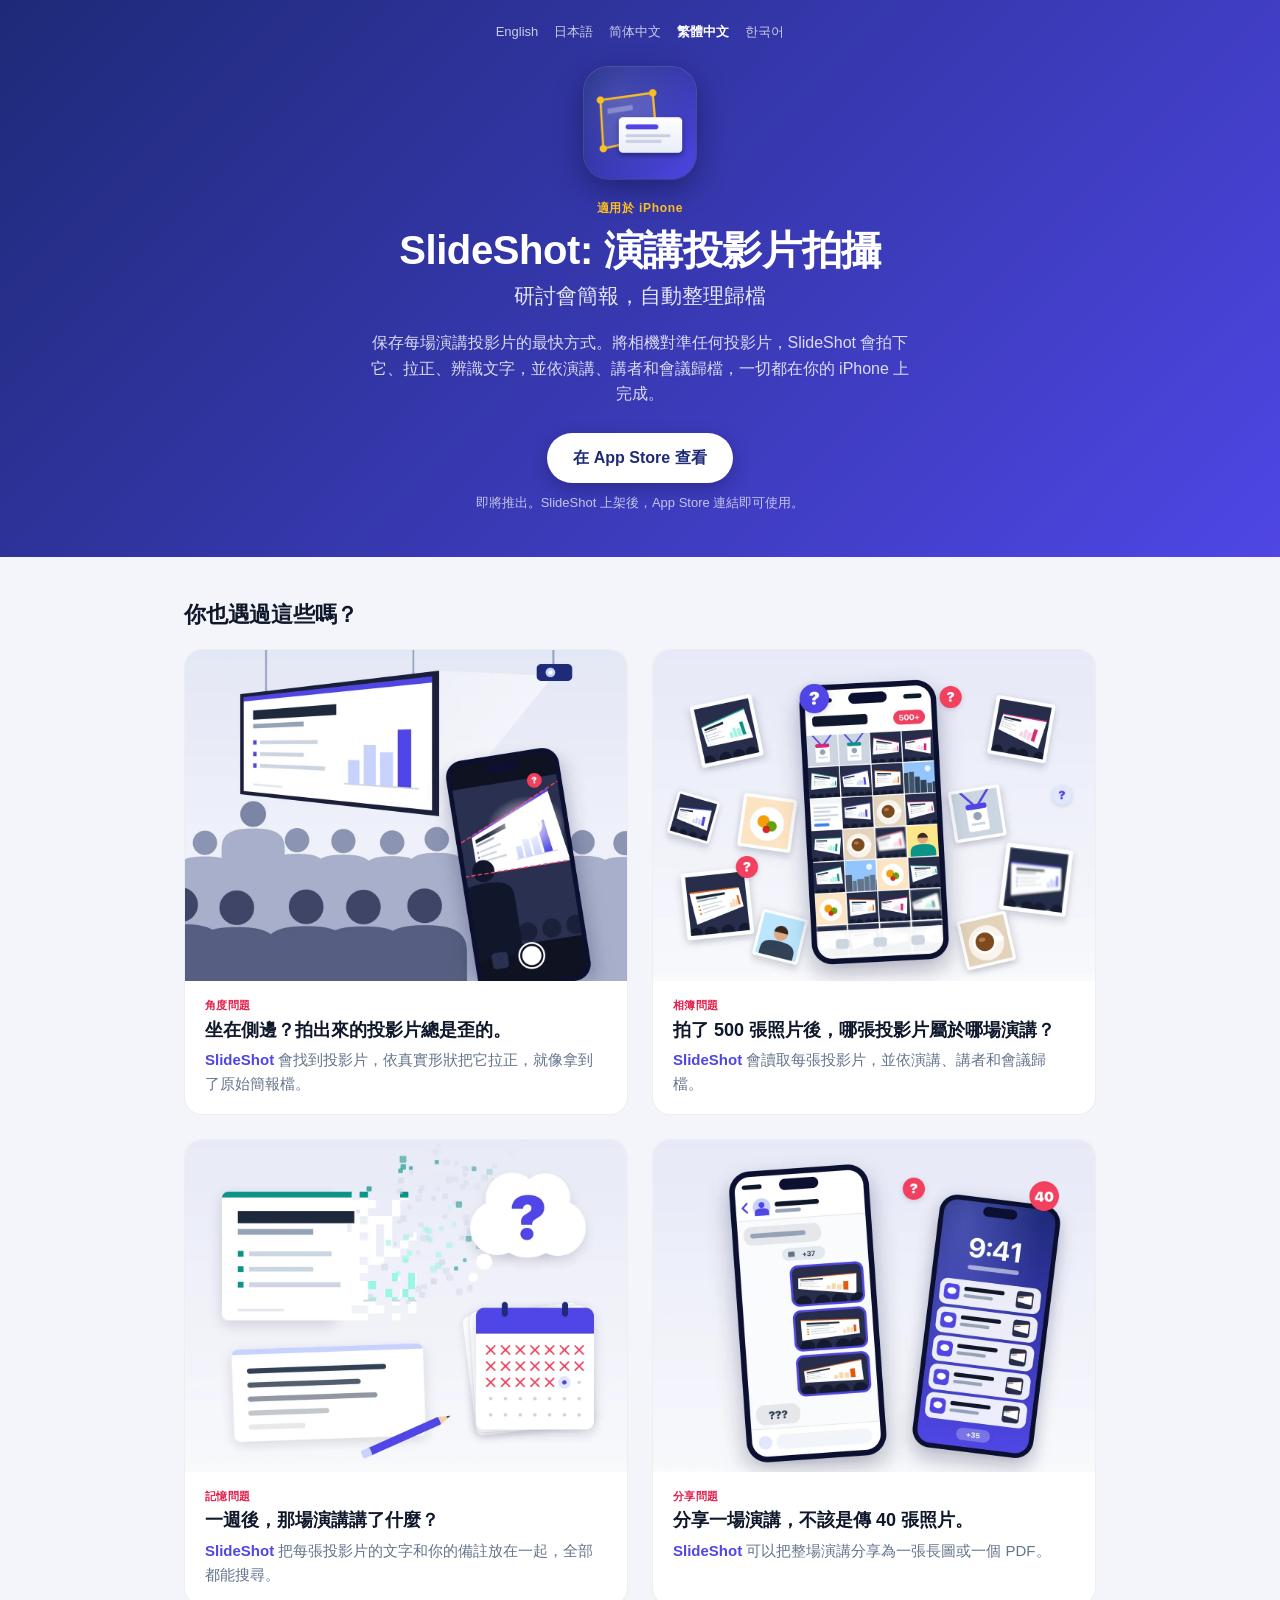
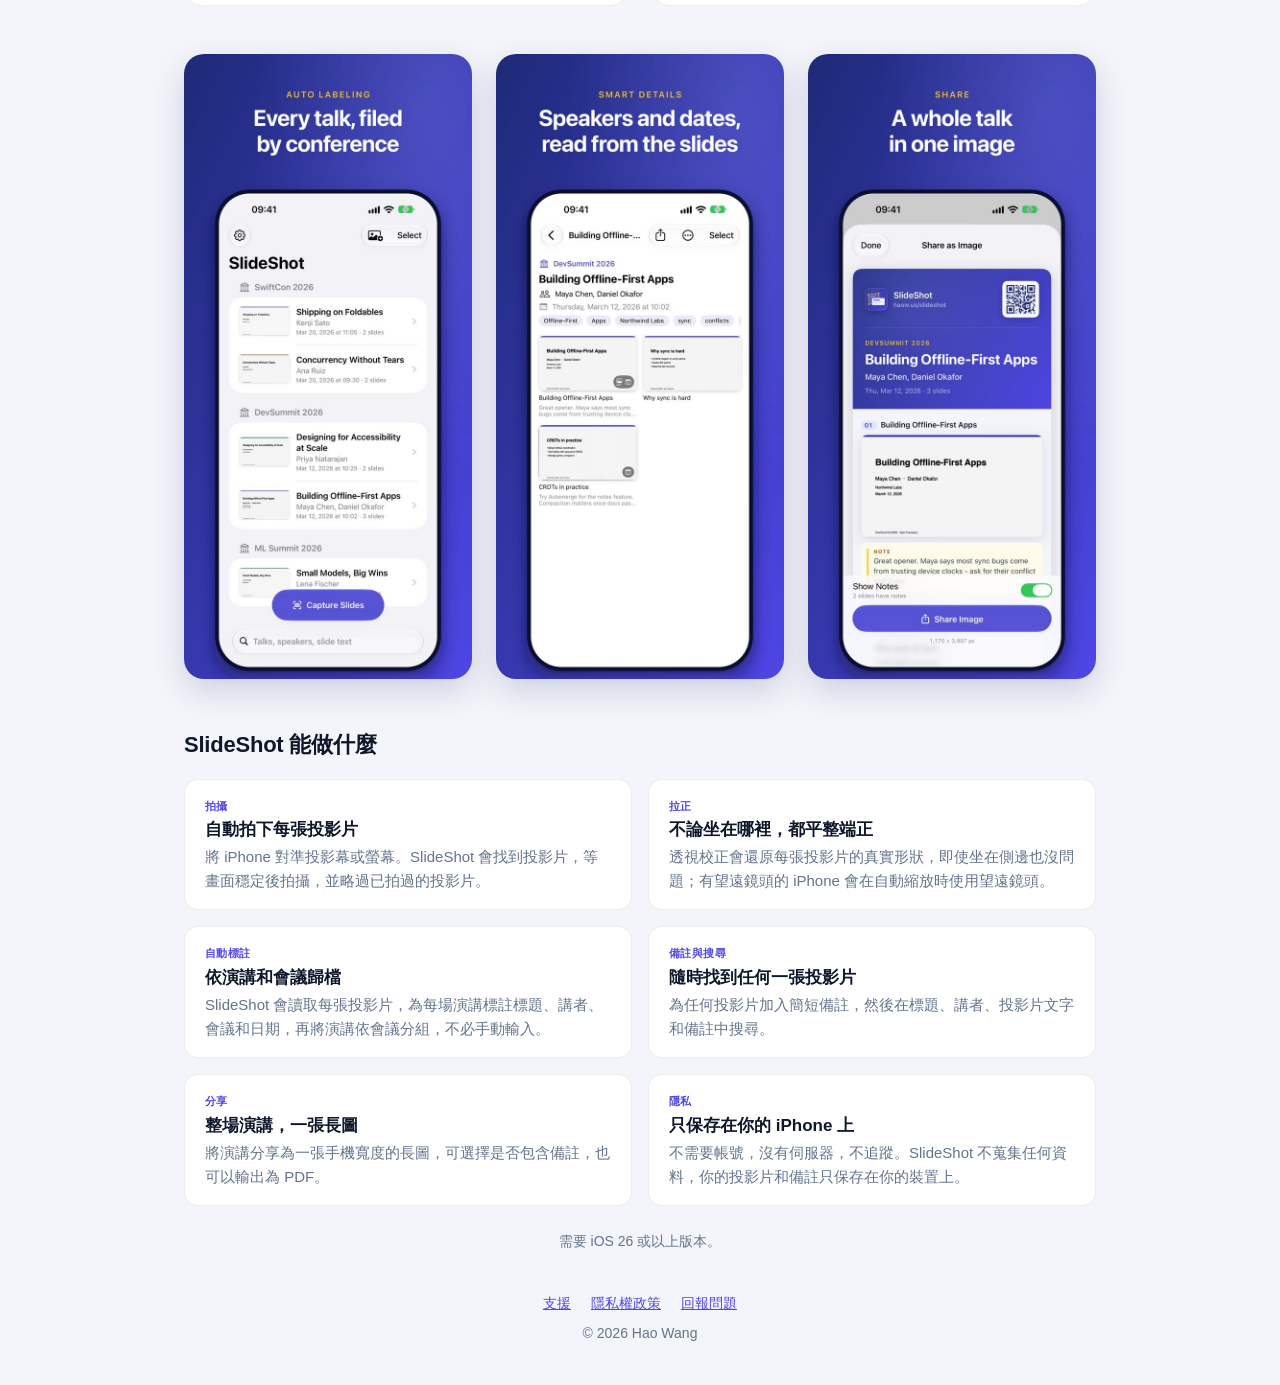
<file: zh-hant/index.html>
<!doctype html>
<html lang="zh-Hant">
<head>
<meta charset="utf-8">
<meta name="viewport" content="width=device-width, initial-scale=1">
<title>SlideShot: 演講投影片拍攝</title>
<meta name="description" content="SlideShot 拍攝你參加的每場演講的投影片，將其拉正，並依演講、講者和會議自動歸檔，一切都在你的 iPhone 上完成。">
<meta name="color-scheme" content="light dark">
<link rel="canonical" href="https://www.haow.us/slideshot/zh-hant/">
<link rel="alternate" hreflang="en" href="https://www.haow.us/slideshot/">
<link rel="alternate" hreflang="ja" href="https://www.haow.us/slideshot/ja/">
<link rel="alternate" hreflang="zh-Hans" href="https://www.haow.us/slideshot/zh-hans/">
<link rel="alternate" hreflang="zh-Hant" href="https://www.haow.us/slideshot/zh-hant/">
<link rel="alternate" hreflang="ko" href="https://www.haow.us/slideshot/ko/">
<link rel="alternate" hreflang="x-default" href="https://www.haow.us/slideshot/">
<link rel="icon" type="image/png" href="../images/icon.png">
<link rel="apple-touch-icon" href="../images/icon.png">
<link rel="stylesheet" href="../home.css?v=2">
<meta property="og:type" content="website">
<meta property="og:locale" content="zh_TW">
<meta property="og:title" content="SlideShot: 演講投影片拍攝">
<meta property="og:description" content="研討會簡報，自動整理歸檔。在 iPhone 上拍攝、拉正並歸檔每一張投影片。">
<meta property="og:url" content="https://www.haow.us/slideshot/zh-hant/">
<meta property="og:image" content="https://www.haow.us/slideshot/images/icon.png">
<meta name="twitter:card" content="summary">
</head>
<body>
<header>
  <nav class="langs" aria-label="語言">
    <a href="../" hreflang="en" lang="en">English</a>
    <a href="../ja/" hreflang="ja" lang="ja">日本語</a>
    <a href="../zh-hans/" hreflang="zh-Hans" lang="zh-Hans">简体中文</a>
    <a href="./" hreflang="zh-Hant" lang="zh-Hant" aria-current="page">繁體中文</a>
    <a href="../ko/" hreflang="ko" lang="ko">한국어</a>
  </nav>
  <div class="hero">
    <img class="icon" src="../images/icon.png" width="112" height="112" alt="SlideShot 的 App 圖像">
    <p class="eyebrow">適用於 iPhone</p>
    <h1>SlideShot: 演講投影片拍攝</h1>
    <p class="subtitle">研討會簡報，自動整理歸檔</p>
    <p class="pitch">保存每場演講投影片的最快方式。將相機對準任何投影片，SlideShot 會拍下它、拉正、辨識文字，並依演講、講者和會議歸檔，一切都在你的 iPhone 上完成。</p>
    <a class="store" href="https://apps.apple.com/app/id6838167258">在 App Store 查看</a>
    <p class="note">即將推出。SlideShot 上架後，App Store 連結即可使用。</p>
  </div>
</header>

<main>
  <h2>你也遇過這些嗎？</h2>
  <ul class="problems">
    <li>
      <img src="../images/why-angle.webp" width="1200" height="900"
        alt="在演講現場從側邊座位舉起的手機：拍到的投影片歪斜、被反光沖淡，還被前排的頭擋住一角。">
      <div class="body">
        <p class="tag">角度問題</p>
        <h3>坐在側邊？拍出來的投影片總是歪的。</h3>
        <p class="fix"><strong>SlideShot</strong> 會找到投影片，依真實形狀把它拉正，就像拿到了原始簡報檔。</p>
      </div>
    </li>
    <li>
      <img src="../images/why-camera-roll.webp" width="1200" height="900"
        alt="超過 500 張照片的相簿：不同演講的投影片和食物、自拍、咖啡、識別證照片混在一起。">
      <div class="body">
        <p class="tag">相簿問題</p>
        <h3>拍了 500 張照片後，哪張投影片屬於哪場演講？</h3>
        <p class="fix"><strong>SlideShot</strong> 會讀取每張投影片，並依演講、講者和會議歸檔。</p>
      </div>
    </li>
    <li>
      <img src="../images/why-memory.webp" width="1200" height="900" loading="lazy"
        alt="一張逐漸消散成問號的投影片、寫到一半的筆記，以及劃掉了好幾週的日曆。">
      <div class="body">
        <p class="tag">記憶問題</p>
        <h3>一週後，那場演講講了什麼？</h3>
        <p class="fix"><strong>SlideShot</strong> 把每張投影片的文字和你的備註放在一起，全部都能搜尋。</p>
      </div>
    </li>
    <li>
      <img src="../images/why-sharing.webp" width="1200" height="900" loading="lazy"
        alt="一個逐張傳送投影片照片的聊天，對方回了「???」；旁邊是收到 40 則通知的鎖定畫面。">
      <div class="body">
        <p class="tag">分享問題</p>
        <h3>分享一場演講，不該是傳 40 張照片。</h3>
        <p class="fix"><strong>SlideShot</strong> 可以把整場演講分享為一張長圖或一個 PDF。</p>
      </div>
    </li>
  </ul>

  <ul class="shots" aria-label="螢幕截圖">
    <li><img src="../images/library.jpg" width="600" height="1304" loading="lazy"
      alt="SlideShot 資料庫，演講依 SwiftCon 2026、DevSummit 2026 和 ML Summit 2026 分組"></li>
    <li><img src="../images/talk.jpg" width="600" height="1304" loading="lazy"
      alt="演講頁面，顯示從投影片辨識出的標題、講者、日期以及投影片"></li>
    <li><img src="../images/share.jpg" width="600" height="1304" loading="lazy"
      alt="將整場演講連同備註分享為一張長圖"></li>
  </ul>

  <h2>SlideShot 能做什麼</h2>
  <ul class="features">
    <li>
      <p class="tag">拍攝</p>
      <h3>自動拍下每張投影片</h3>
      <p>將 iPhone 對準投影幕或螢幕。SlideShot 會找到投影片，等畫面穩定後拍攝，並略過已拍過的投影片。</p>
    </li>
    <li>
      <p class="tag">拉正</p>
      <h3>不論坐在哪裡，都平整端正</h3>
      <p>透視校正會還原每張投影片的真實形狀，即使坐在側邊也沒問題；有望遠鏡頭的 iPhone 會在自動縮放時使用望遠鏡頭。</p>
    </li>
    <li>
      <p class="tag">自動標註</p>
      <h3>依演講和會議歸檔</h3>
      <p>SlideShot 會讀取每張投影片，為每場演講標註標題、講者、會議和日期，再將演講依會議分組，不必手動輸入。</p>
    </li>
    <li>
      <p class="tag">備註與搜尋</p>
      <h3>隨時找到任何一張投影片</h3>
      <p>為任何投影片加入簡短備註，然後在標題、講者、投影片文字和備註中搜尋。</p>
    </li>
    <li>
      <p class="tag">分享</p>
      <h3>整場演講，一張長圖</h3>
      <p>將演講分享為一張手機寬度的長圖，可選擇是否包含備註，也可以輸出為 PDF。</p>
    </li>
    <li>
      <p class="tag">隱私</p>
      <h3>只保存在你的 iPhone 上</h3>
      <p>不需要帳號，沒有伺服器，不追蹤。SlideShot 不蒐集任何資料，你的投影片和備註只保存在你的裝置上。</p>
    </li>
  </ul>
  <p class="req">需要 iOS 26 或以上版本。</p>
</main>

<footer>
  <nav aria-label="更多">
    <a href="support.html">支援</a>
    <a href="privacy.html">隱私權政策</a>
    <a href="https://github.com/chapter09/slideshot/issues">回報問題</a>
  </nav>
  <p>© 2026 Hao Wang</p>
</footer>
</body>
</html>
</file>
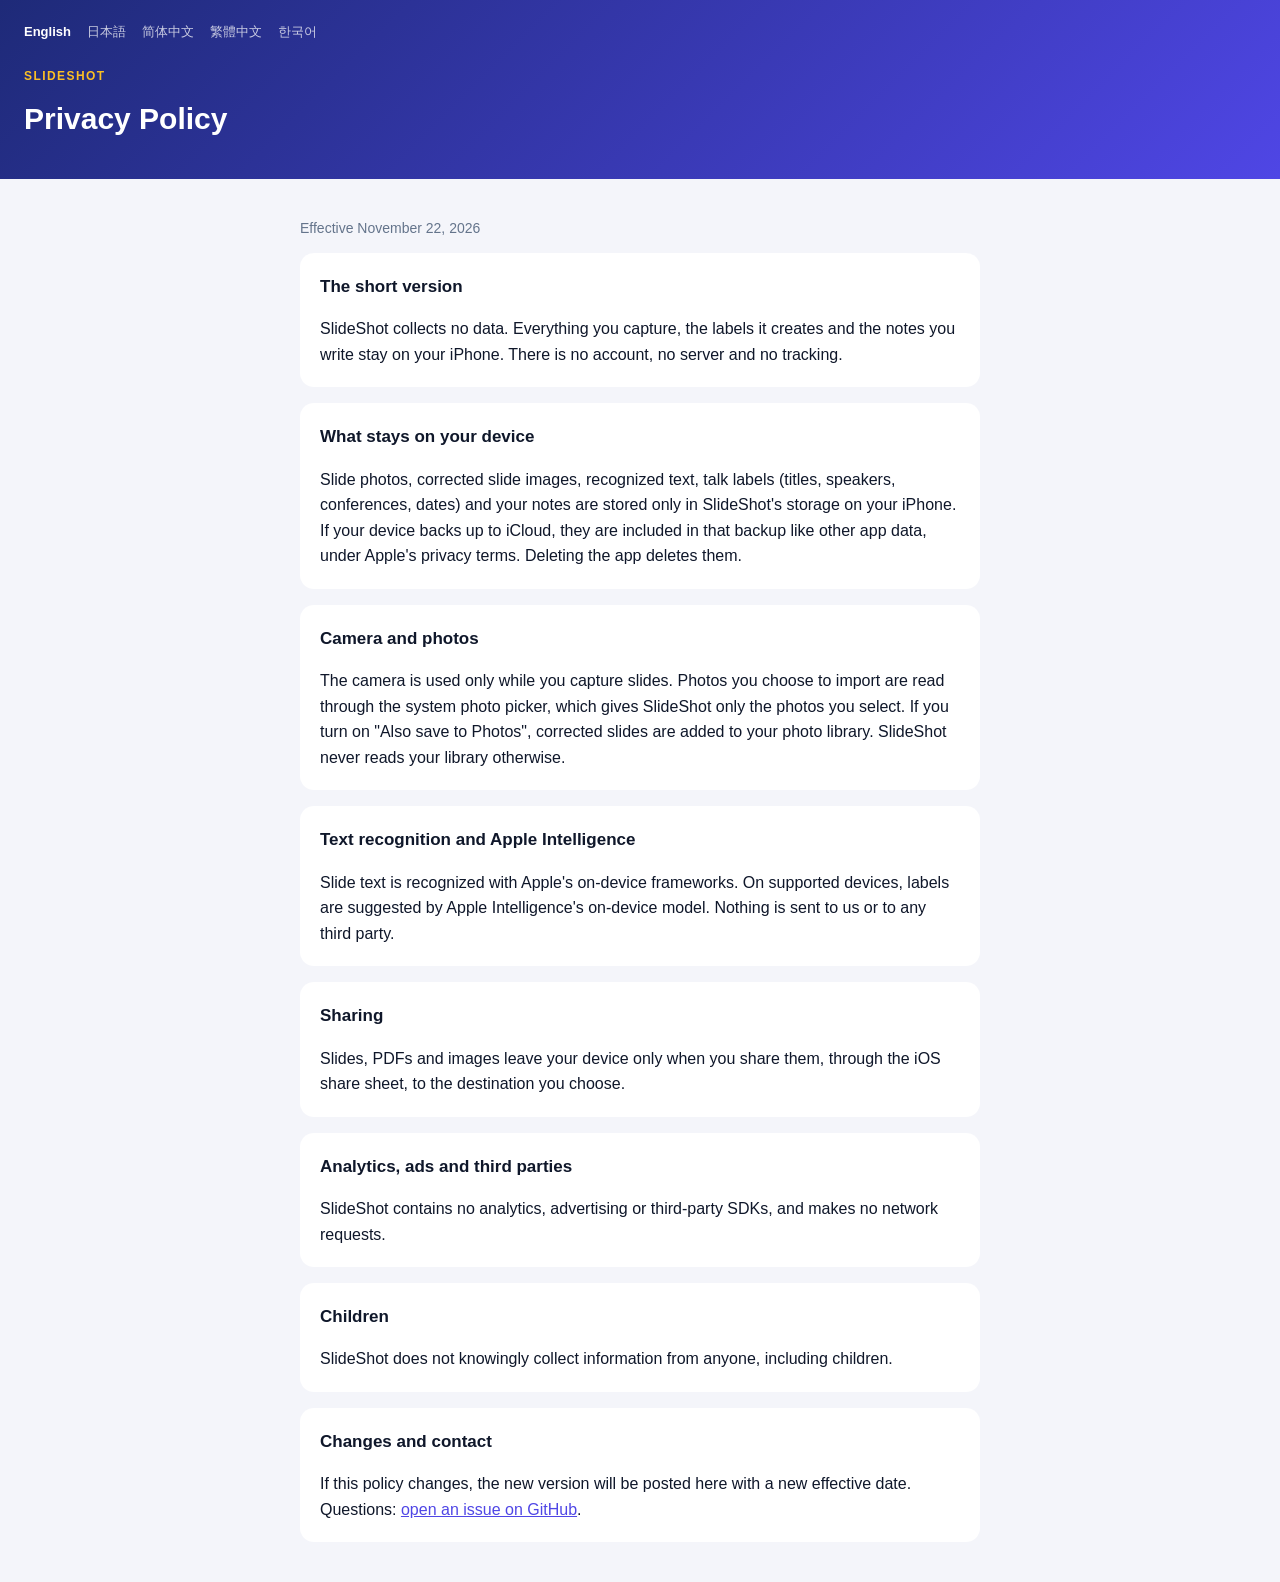
<file: privacy.html>
<!doctype html>
<html lang="en">
<head>
<meta charset="utf-8">
<meta name="viewport" content="width=device-width, initial-scale=1">
<title>SlideShot – Privacy Policy</title>
<link rel="alternate" hreflang="en" href="https://www.haow.us/slideshot/privacy.html">
<link rel="alternate" hreflang="ja" href="https://www.haow.us/slideshot/ja/privacy.html">
<link rel="alternate" hreflang="zh-Hans" href="https://www.haow.us/slideshot/zh-hans/privacy.html">
<link rel="alternate" hreflang="zh-Hant" href="https://www.haow.us/slideshot/zh-hant/privacy.html">
<link rel="alternate" hreflang="ko" href="https://www.haow.us/slideshot/ko/privacy.html">
<link rel="alternate" hreflang="x-default" href="https://www.haow.us/slideshot/privacy.html">
<link rel="icon" type="image/png" href="images/icon.png">
<link rel="stylesheet" href="doc.css">
</head>
<body>
<header>
  <nav class="langs" aria-label="Language">
    <a href="privacy.html" hreflang="en" lang="en" aria-current="page">English</a>
    <a href="ja/privacy.html" hreflang="ja" lang="ja">日本語</a>
    <a href="zh-hans/privacy.html" hreflang="zh-Hans" lang="zh-Hans">简体中文</a>
    <a href="zh-hant/privacy.html" hreflang="zh-Hant" lang="zh-Hant">繁體中文</a>
    <a href="ko/privacy.html" hreflang="ko" lang="ko">한국어</a>
  </nav>
  <p><a href="./">SlideShot</a></p>
  <h1>Privacy Policy</h1>
</header>
<main>
  <p class="meta">Effective November 22, 2026</p>
  <section>
    <h2>The short version</h2>
    <p>SlideShot collects no data. Everything you capture, the labels it creates and the notes you
    write stay on your iPhone. There is no account, no server and no tracking.</p>
  </section>
  <section>
    <h2>What stays on your device</h2>
    <p>Slide photos, corrected slide images, recognized text, talk labels (titles, speakers,
    conferences, dates) and your notes are stored only in SlideShot's storage on your iPhone. If
    your device backs up to iCloud, they are included in that backup like other app data, under
    Apple's privacy terms. Deleting the app deletes them.</p>
  </section>
  <section>
    <h2>Camera and photos</h2>
    <p>The camera is used only while you capture slides. Photos you choose to import are read
    through the system photo picker, which gives SlideShot only the photos you select. If you turn
    on "Also save to Photos", corrected slides are added to your photo library. SlideShot never
    reads your library otherwise.</p>
  </section>
  <section>
    <h2>Text recognition and Apple Intelligence</h2>
    <p>Slide text is recognized with Apple's on-device frameworks. On supported devices, labels
    are suggested by Apple Intelligence's on-device model. Nothing is sent to us or to any third
    party.</p>
  </section>
  <section>
    <h2>Sharing</h2>
    <p>Slides, PDFs and images leave your device only when you share them, through the iOS share
    sheet, to the destination you choose.</p>
  </section>
  <section>
    <h2>Analytics, ads and third parties</h2>
    <p>SlideShot contains no analytics, advertising or third-party SDKs, and makes no network
    requests.</p>
  </section>
  <section>
    <h2>Children</h2>
    <p>SlideShot does not knowingly collect information from anyone, including children.</p>
  </section>
  <section>
    <h2>Changes and contact</h2>
    <p>If this policy changes, the new version will be posted here with a new effective date.
    Questions: <a href="https://github.com/chapter09/slideshot/issues/new">open an issue on GitHub</a>.</p>
  </section>
</main>
</body>
</html>
</file>
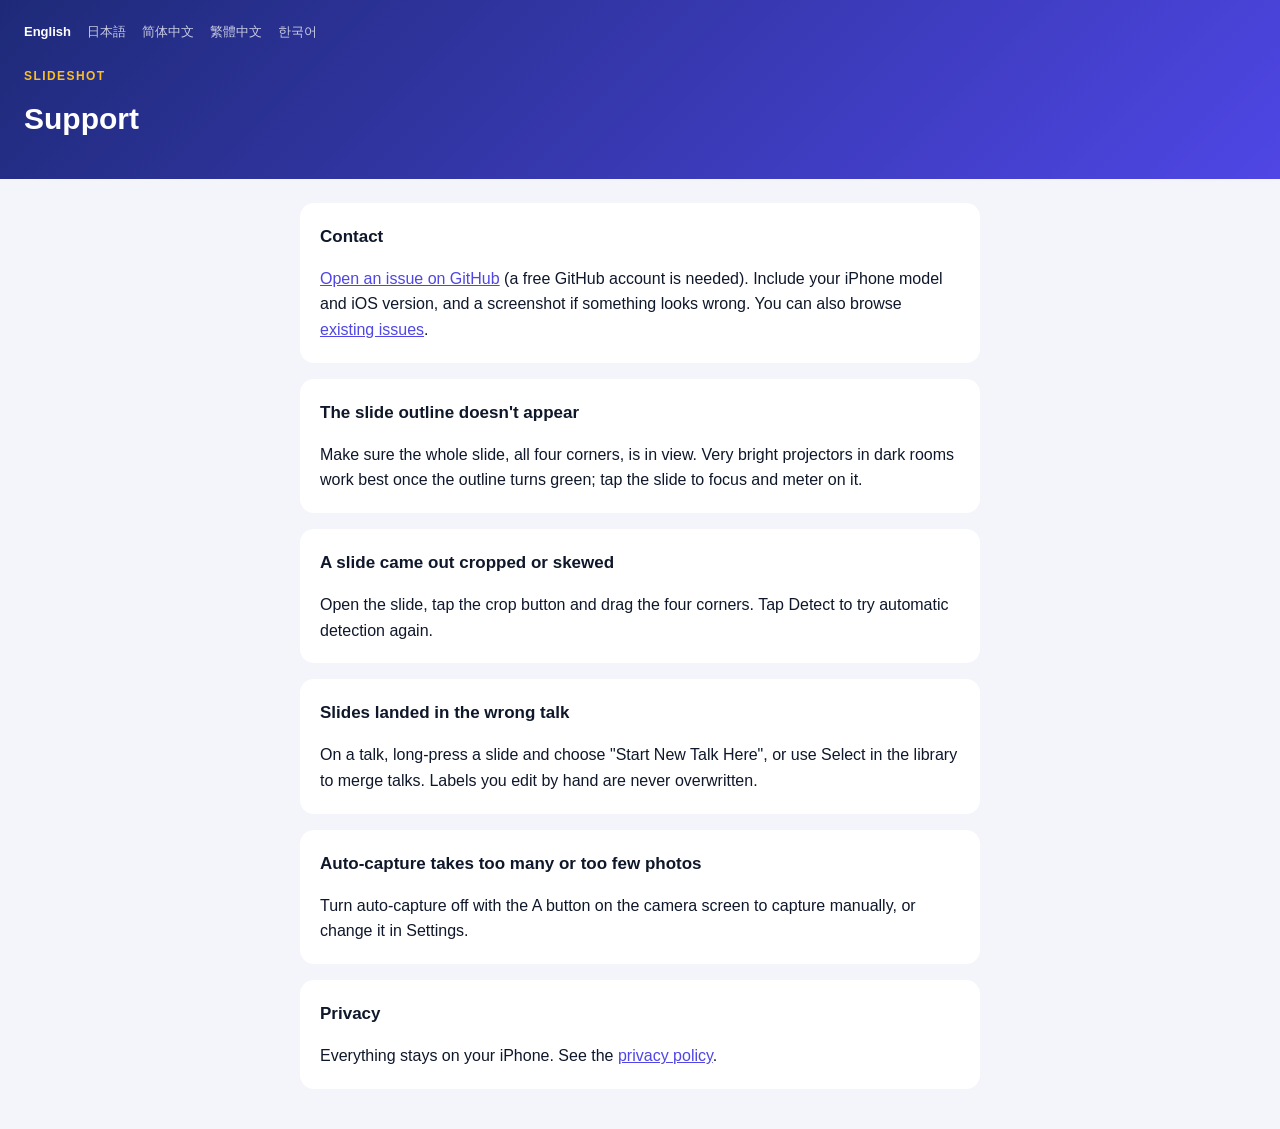
<file: support.html>
<!doctype html>
<html lang="en">
<head>
<meta charset="utf-8">
<meta name="viewport" content="width=device-width, initial-scale=1">
<title>SlideShot – Support</title>
<link rel="alternate" hreflang="en" href="https://www.haow.us/slideshot/support.html">
<link rel="alternate" hreflang="ja" href="https://www.haow.us/slideshot/ja/support.html">
<link rel="alternate" hreflang="zh-Hans" href="https://www.haow.us/slideshot/zh-hans/support.html">
<link rel="alternate" hreflang="zh-Hant" href="https://www.haow.us/slideshot/zh-hant/support.html">
<link rel="alternate" hreflang="ko" href="https://www.haow.us/slideshot/ko/support.html">
<link rel="alternate" hreflang="x-default" href="https://www.haow.us/slideshot/support.html">
<link rel="icon" type="image/png" href="images/icon.png">
<link rel="stylesheet" href="doc.css">
</head>
<body>
<header>
  <nav class="langs" aria-label="Language">
    <a href="support.html" hreflang="en" lang="en" aria-current="page">English</a>
    <a href="ja/support.html" hreflang="ja" lang="ja">日本語</a>
    <a href="zh-hans/support.html" hreflang="zh-Hans" lang="zh-Hans">简体中文</a>
    <a href="zh-hant/support.html" hreflang="zh-Hant" lang="zh-Hant">繁體中文</a>
    <a href="ko/support.html" hreflang="ko" lang="ko">한국어</a>
  </nav>
  <p><a href="./">SlideShot</a></p>
  <h1>Support</h1>
</header>
<main>
  <section>
    <h2>Contact</h2>
    <p><a href="https://github.com/chapter09/slideshot/issues/new">Open an issue on GitHub</a>
    (a free GitHub account is needed). Include your iPhone model and iOS version, and a screenshot
    if something looks wrong. You can also browse
    <a href="https://github.com/chapter09/slideshot/issues">existing issues</a>.</p>
  </section>
  <section>
    <h2>The slide outline doesn't appear</h2>
    <p>Make sure the whole slide, all four corners, is in view. Very bright projectors in dark
    rooms work best once the outline turns green; tap the slide to focus and meter on it.</p>
  </section>
  <section>
    <h2>A slide came out cropped or skewed</h2>
    <p>Open the slide, tap the crop button and drag the four corners. Tap Detect to try automatic
    detection again.</p>
  </section>
  <section>
    <h2>Slides landed in the wrong talk</h2>
    <p>On a talk, long-press a slide and choose "Start New Talk Here", or use Select in the library
    to merge talks. Labels you edit by hand are never overwritten.</p>
  </section>
  <section>
    <h2>Auto-capture takes too many or too few photos</h2>
    <p>Turn auto-capture off with the A button on the camera screen to capture manually, or change
    it in Settings.</p>
  </section>
  <section>
    <h2>Privacy</h2>
    <p>Everything stays on your iPhone. See the <a href="privacy.html">privacy policy</a>.</p>
  </section>
</main>
</body>
</html>
</file>
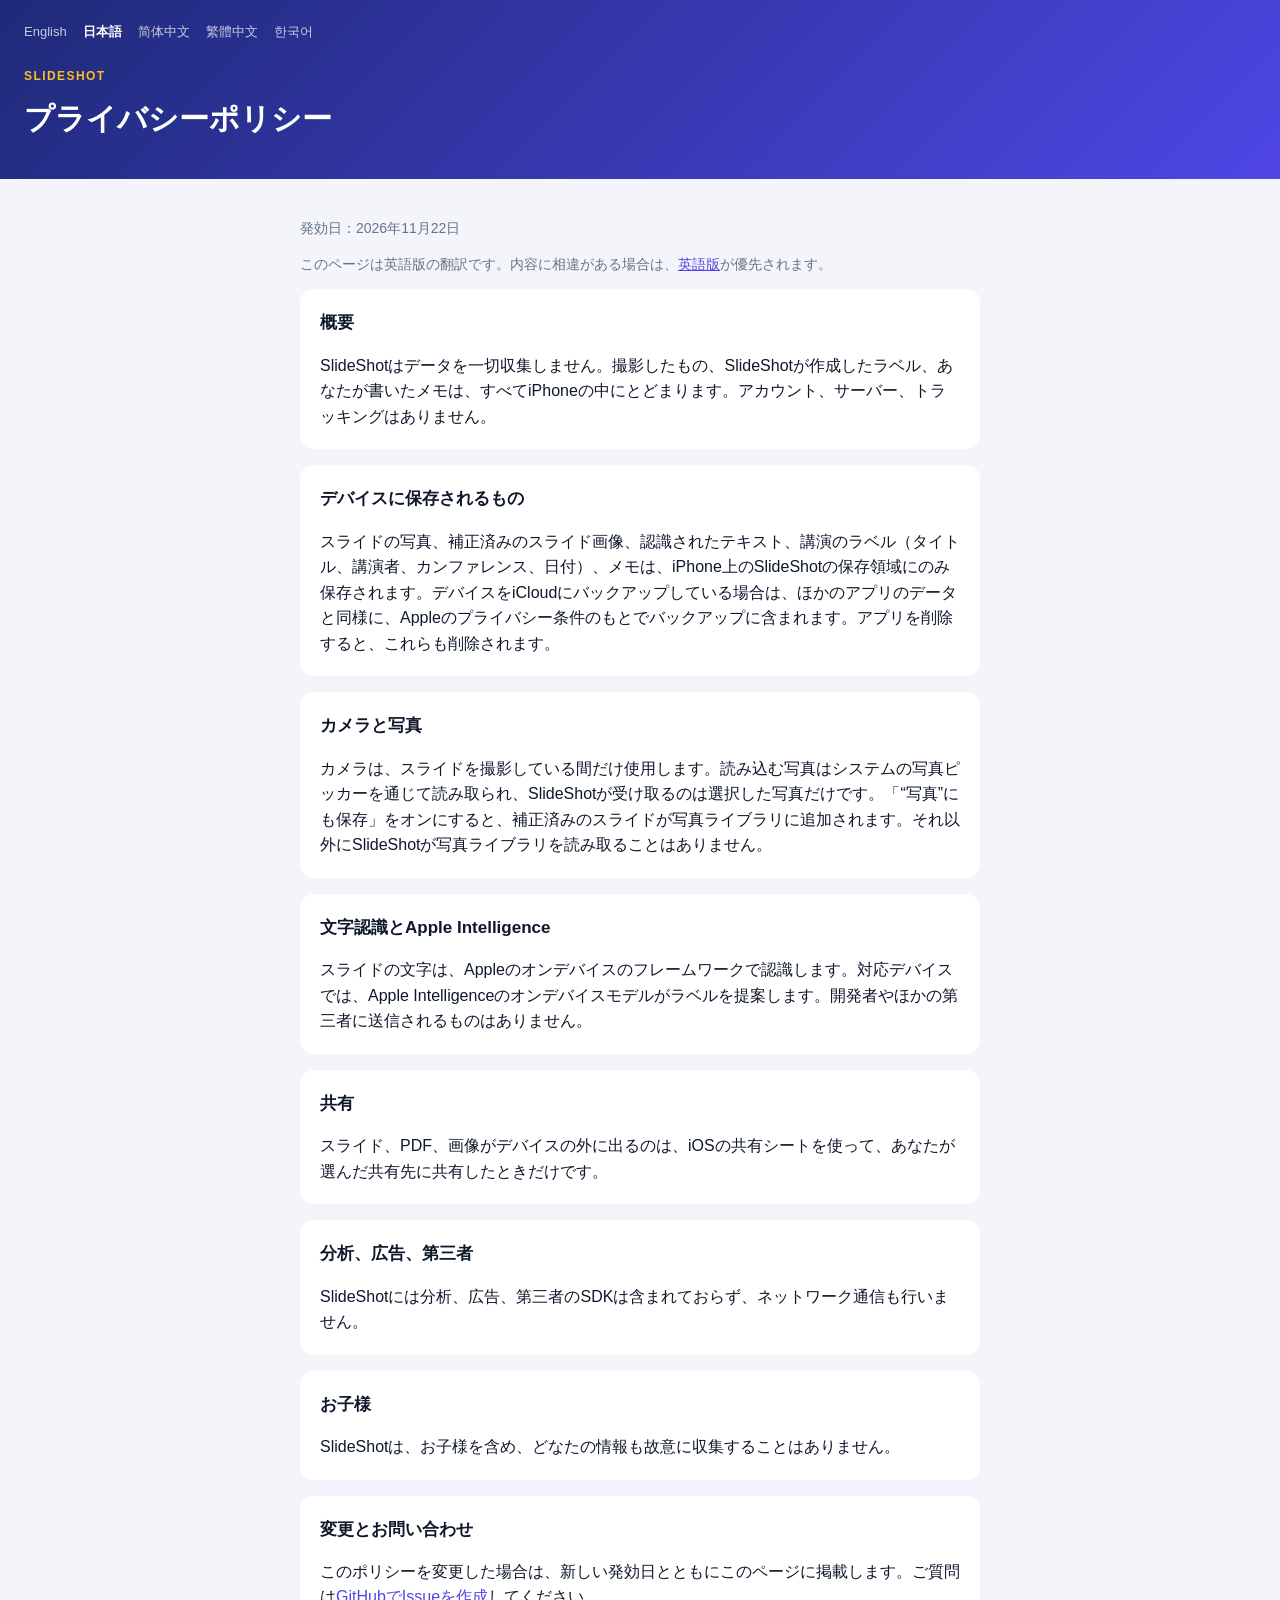
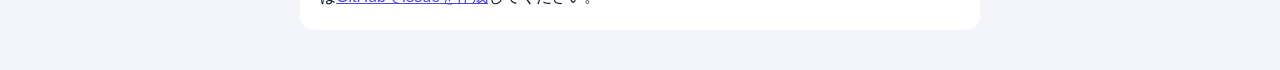
<file: ja/privacy.html>
<!doctype html>
<html lang="ja">
<head>
<meta charset="utf-8">
<meta name="viewport" content="width=device-width, initial-scale=1">
<title>SlideShot – プライバシーポリシー</title>
<link rel="alternate" hreflang="en" href="https://www.haow.us/slideshot/privacy.html">
<link rel="alternate" hreflang="ja" href="https://www.haow.us/slideshot/ja/privacy.html">
<link rel="alternate" hreflang="zh-Hans" href="https://www.haow.us/slideshot/zh-hans/privacy.html">
<link rel="alternate" hreflang="zh-Hant" href="https://www.haow.us/slideshot/zh-hant/privacy.html">
<link rel="alternate" hreflang="ko" href="https://www.haow.us/slideshot/ko/privacy.html">
<link rel="alternate" hreflang="x-default" href="https://www.haow.us/slideshot/privacy.html">
<link rel="icon" type="image/png" href="../images/icon.png">
<link rel="stylesheet" href="../doc.css">
</head>
<body>
<header>
  <nav class="langs" aria-label="言語">
    <a href="../privacy.html" hreflang="en" lang="en">English</a>
    <a href="privacy.html" hreflang="ja" lang="ja" aria-current="page">日本語</a>
    <a href="../zh-hans/privacy.html" hreflang="zh-Hans" lang="zh-Hans">简体中文</a>
    <a href="../zh-hant/privacy.html" hreflang="zh-Hant" lang="zh-Hant">繁體中文</a>
    <a href="../ko/privacy.html" hreflang="ko" lang="ko">한국어</a>
  </nav>
  <p><a href="./">SlideShot</a></p>
  <h1>プライバシーポリシー</h1>
</header>
<main>
  <p class="meta">発効日：2026年11月22日</p>
  <p class="meta">このページは英語版の翻訳です。内容に相違がある場合は、<a href="../privacy.html" hreflang="en">英語版</a>が優先されます。</p>
  <section>
    <h2>概要</h2>
    <p>SlideShotはデータを一切収集しません。撮影したもの、SlideShotが作成したラベル、あなたが書いたメモは、すべてiPhoneの中にとどまります。アカウント、サーバー、トラッキングはありません。</p>
  </section>
  <section>
    <h2>デバイスに保存されるもの</h2>
    <p>スライドの写真、補正済みのスライド画像、認識されたテキスト、講演のラベル（タイトル、講演者、カンファレンス、日付）、メモは、iPhone上のSlideShotの保存領域にのみ保存されます。デバイスをiCloudにバックアップしている場合は、ほかのアプリのデータと同様に、Appleのプライバシー条件のもとでバックアップに含まれます。アプリを削除すると、これらも削除されます。</p>
  </section>
  <section>
    <h2>カメラと写真</h2>
    <p>カメラは、スライドを撮影している間だけ使用します。読み込む写真はシステムの写真ピッカーを通じて読み取られ、SlideShotが受け取るのは選択した写真だけです。「“写真”にも保存」をオンにすると、補正済みのスライドが写真ライブラリに追加されます。それ以外にSlideShotが写真ライブラリを読み取ることはありません。</p>
  </section>
  <section>
    <h2>文字認識とApple Intelligence</h2>
    <p>スライドの文字は、Appleのオンデバイスのフレームワークで認識します。対応デバイスでは、Apple Intelligenceのオンデバイスモデルがラベルを提案します。開発者やほかの第三者に送信されるものはありません。</p>
  </section>
  <section>
    <h2>共有</h2>
    <p>スライド、PDF、画像がデバイスの外に出るのは、iOSの共有シートを使って、あなたが選んだ共有先に共有したときだけです。</p>
  </section>
  <section>
    <h2>分析、広告、第三者</h2>
    <p>SlideShotには分析、広告、第三者のSDKは含まれておらず、ネットワーク通信も行いません。</p>
  </section>
  <section>
    <h2>お子様</h2>
    <p>SlideShotは、お子様を含め、どなたの情報も故意に収集することはありません。</p>
  </section>
  <section>
    <h2>変更とお問い合わせ</h2>
    <p>このポリシーを変更した場合は、新しい発効日とともにこのページに掲載します。ご質問は<a href="https://github.com/chapter09/slideshot/issues/new">GitHubでIssueを作成</a>してください。</p>
  </section>
</main>
</body>
</html>
</file>
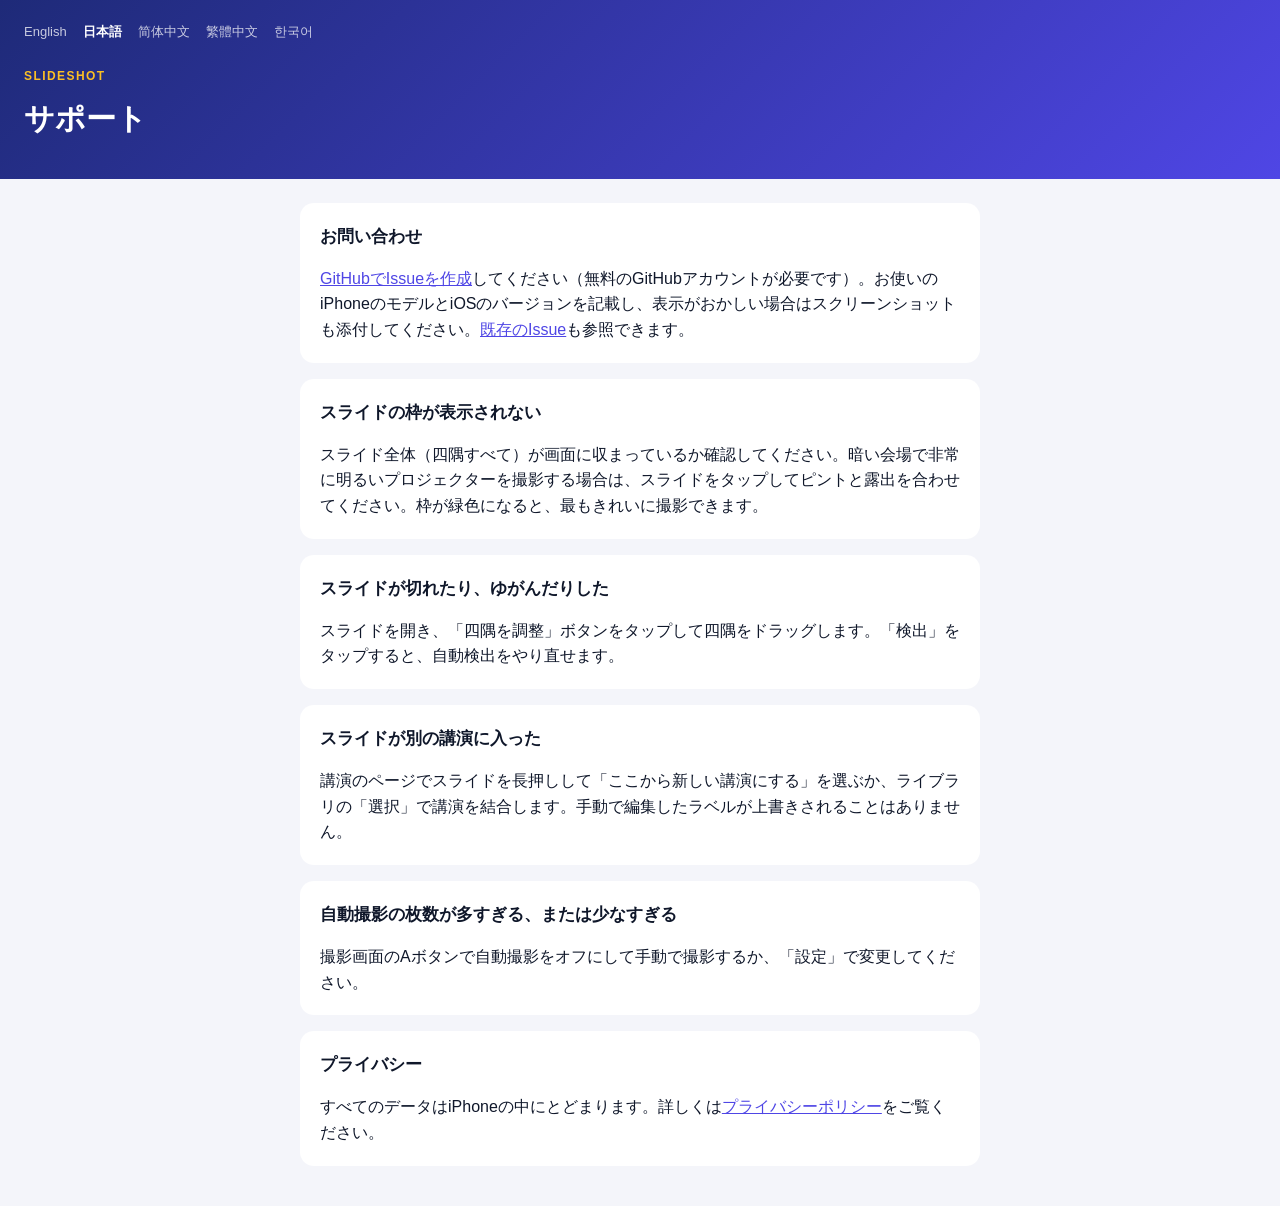
<file: ja/support.html>
<!doctype html>
<html lang="ja">
<head>
<meta charset="utf-8">
<meta name="viewport" content="width=device-width, initial-scale=1">
<title>SlideShot – サポート</title>
<link rel="alternate" hreflang="en" href="https://www.haow.us/slideshot/support.html">
<link rel="alternate" hreflang="ja" href="https://www.haow.us/slideshot/ja/support.html">
<link rel="alternate" hreflang="zh-Hans" href="https://www.haow.us/slideshot/zh-hans/support.html">
<link rel="alternate" hreflang="zh-Hant" href="https://www.haow.us/slideshot/zh-hant/support.html">
<link rel="alternate" hreflang="ko" href="https://www.haow.us/slideshot/ko/support.html">
<link rel="alternate" hreflang="x-default" href="https://www.haow.us/slideshot/support.html">
<link rel="icon" type="image/png" href="../images/icon.png">
<link rel="stylesheet" href="../doc.css">
</head>
<body>
<header>
  <nav class="langs" aria-label="言語">
    <a href="../support.html" hreflang="en" lang="en">English</a>
    <a href="support.html" hreflang="ja" lang="ja" aria-current="page">日本語</a>
    <a href="../zh-hans/support.html" hreflang="zh-Hans" lang="zh-Hans">简体中文</a>
    <a href="../zh-hant/support.html" hreflang="zh-Hant" lang="zh-Hant">繁體中文</a>
    <a href="../ko/support.html" hreflang="ko" lang="ko">한국어</a>
  </nav>
  <p><a href="./">SlideShot</a></p>
  <h1>サポート</h1>
</header>
<main>
  <section>
    <h2>お問い合わせ</h2>
    <p><a href="https://github.com/chapter09/slideshot/issues/new">GitHubでIssueを作成</a>してください（無料のGitHubアカウントが必要です）。お使いのiPhoneのモデルとiOSのバージョンを記載し、表示がおかしい場合はスクリーンショットも添付してください。<a href="https://github.com/chapter09/slideshot/issues">既存のIssue</a>も参照できます。</p>
  </section>
  <section>
    <h2>スライドの枠が表示されない</h2>
    <p>スライド全体（四隅すべて）が画面に収まっているか確認してください。暗い会場で非常に明るいプロジェクターを撮影する場合は、スライドをタップしてピントと露出を合わせてください。枠が緑色になると、最もきれいに撮影できます。</p>
  </section>
  <section>
    <h2>スライドが切れたり、ゆがんだりした</h2>
    <p>スライドを開き、「四隅を調整」ボタンをタップして四隅をドラッグします。「検出」をタップすると、自動検出をやり直せます。</p>
  </section>
  <section>
    <h2>スライドが別の講演に入った</h2>
    <p>講演のページでスライドを長押しして「ここから新しい講演にする」を選ぶか、ライブラリの「選択」で講演を結合します。手動で編集したラベルが上書きされることはありません。</p>
  </section>
  <section>
    <h2>自動撮影の枚数が多すぎる、または少なすぎる</h2>
    <p>撮影画面のAボタンで自動撮影をオフにして手動で撮影するか、「設定」で変更してください。</p>
  </section>
  <section>
    <h2>プライバシー</h2>
    <p>すべてのデータはiPhoneの中にとどまります。詳しくは<a href="privacy.html">プライバシーポリシー</a>をご覧ください。</p>
  </section>
</main>
</body>
</html>
</file>
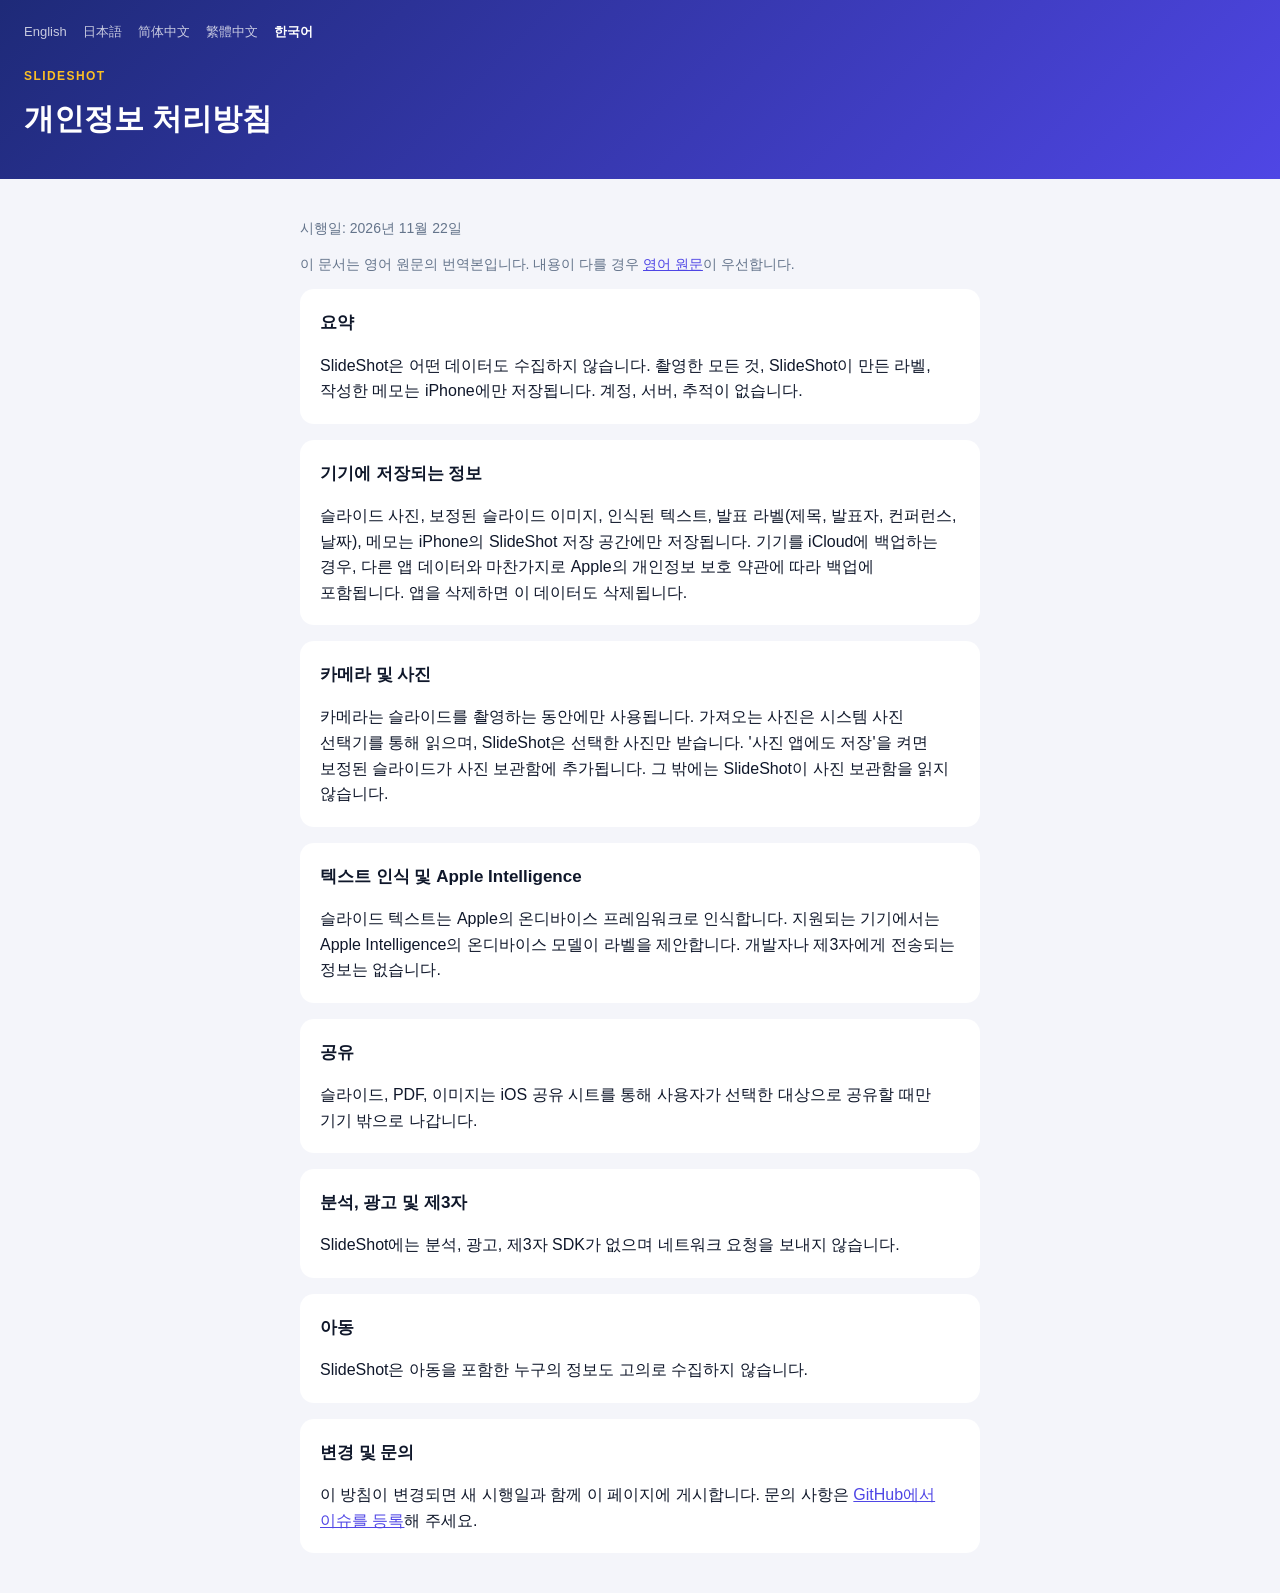
<file: ko/privacy.html>
<!doctype html>
<html lang="ko">
<head>
<meta charset="utf-8">
<meta name="viewport" content="width=device-width, initial-scale=1">
<title>SlideShot – 개인정보 처리방침</title>
<link rel="alternate" hreflang="en" href="https://www.haow.us/slideshot/privacy.html">
<link rel="alternate" hreflang="ja" href="https://www.haow.us/slideshot/ja/privacy.html">
<link rel="alternate" hreflang="zh-Hans" href="https://www.haow.us/slideshot/zh-hans/privacy.html">
<link rel="alternate" hreflang="zh-Hant" href="https://www.haow.us/slideshot/zh-hant/privacy.html">
<link rel="alternate" hreflang="ko" href="https://www.haow.us/slideshot/ko/privacy.html">
<link rel="alternate" hreflang="x-default" href="https://www.haow.us/slideshot/privacy.html">
<link rel="icon" type="image/png" href="../images/icon.png">
<link rel="stylesheet" href="../doc.css">
</head>
<body>
<header>
  <nav class="langs" aria-label="언어">
    <a href="../privacy.html" hreflang="en" lang="en">English</a>
    <a href="../ja/privacy.html" hreflang="ja" lang="ja">日本語</a>
    <a href="../zh-hans/privacy.html" hreflang="zh-Hans" lang="zh-Hans">简体中文</a>
    <a href="../zh-hant/privacy.html" hreflang="zh-Hant" lang="zh-Hant">繁體中文</a>
    <a href="privacy.html" hreflang="ko" lang="ko" aria-current="page">한국어</a>
  </nav>
  <p><a href="./">SlideShot</a></p>
  <h1>개인정보 처리방침</h1>
</header>
<main>
  <p class="meta">시행일: 2026년 11월 22일</p>
  <p class="meta">이 문서는 영어 원문의 번역본입니다. 내용이 다를 경우 <a href="../privacy.html" hreflang="en">영어 원문</a>이 우선합니다.</p>
  <section>
    <h2>요약</h2>
    <p>SlideShot은 어떤 데이터도 수집하지 않습니다. 촬영한 모든 것, SlideShot이 만든 라벨, 작성한
    메모는 iPhone에만 저장됩니다. 계정, 서버, 추적이 없습니다.</p>
  </section>
  <section>
    <h2>기기에 저장되는 정보</h2>
    <p>슬라이드 사진, 보정된 슬라이드 이미지, 인식된 텍스트, 발표 라벨(제목, 발표자, 컨퍼런스,
    날짜), 메모는 iPhone의 SlideShot 저장 공간에만 저장됩니다. 기기를 iCloud에 백업하는 경우, 다른
    앱 데이터와 마찬가지로 Apple의 개인정보 보호 약관에 따라 백업에 포함됩니다. 앱을 삭제하면 이
    데이터도 삭제됩니다.</p>
  </section>
  <section>
    <h2>카메라 및 사진</h2>
    <p>카메라는 슬라이드를 촬영하는 동안에만 사용됩니다. 가져오는 사진은 시스템 사진 선택기를
    통해 읽으며, SlideShot은 선택한 사진만 받습니다. '사진 앱에도 저장'을 켜면 보정된 슬라이드가
    사진 보관함에 추가됩니다. 그 밖에는 SlideShot이 사진 보관함을 읽지 않습니다.</p>
  </section>
  <section>
    <h2>텍스트 인식 및 Apple Intelligence</h2>
    <p>슬라이드 텍스트는 Apple의 온디바이스 프레임워크로 인식합니다. 지원되는 기기에서는
    Apple Intelligence의 온디바이스 모델이 라벨을 제안합니다. 개발자나 제3자에게 전송되는 정보는
    없습니다.</p>
  </section>
  <section>
    <h2>공유</h2>
    <p>슬라이드, PDF, 이미지는 iOS 공유 시트를 통해 사용자가 선택한 대상으로 공유할 때만 기기
    밖으로 나갑니다.</p>
  </section>
  <section>
    <h2>분석, 광고 및 제3자</h2>
    <p>SlideShot에는 분석, 광고, 제3자 SDK가 없으며 네트워크 요청을 보내지 않습니다.</p>
  </section>
  <section>
    <h2>아동</h2>
    <p>SlideShot은 아동을 포함한 누구의 정보도 고의로 수집하지 않습니다.</p>
  </section>
  <section>
    <h2>변경 및 문의</h2>
    <p>이 방침이 변경되면 새 시행일과 함께 이 페이지에 게시합니다. 문의 사항은
    <a href="https://github.com/chapter09/slideshot/issues/new">GitHub에서 이슈를 등록</a>해 주세요.</p>
  </section>
</main>
</body>
</html>
</file>
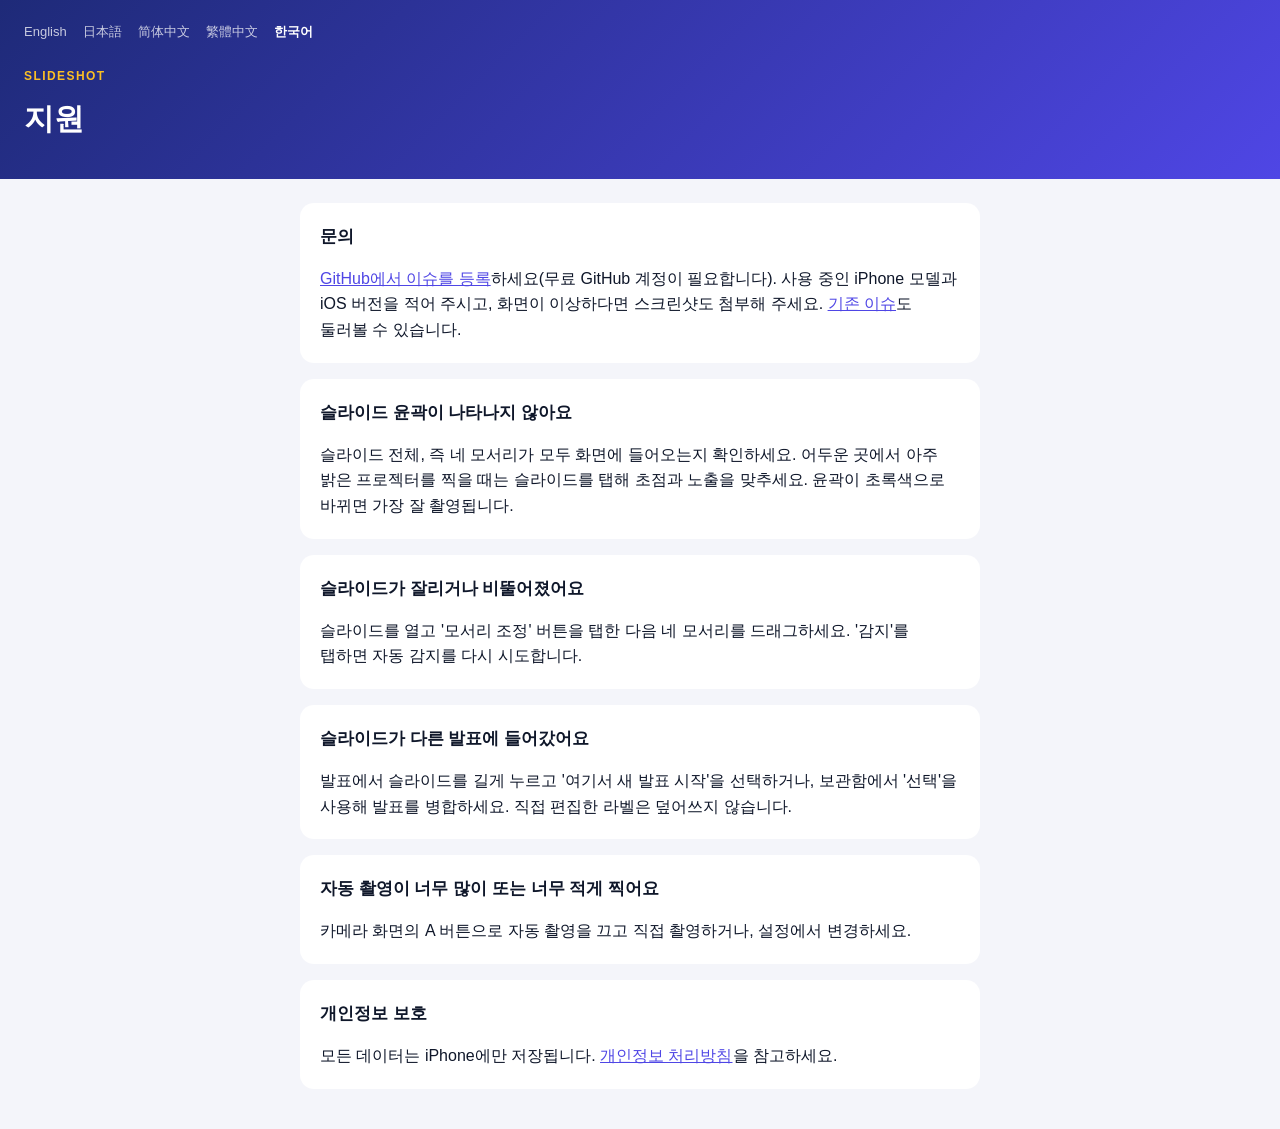
<file: ko/support.html>
<!doctype html>
<html lang="ko">
<head>
<meta charset="utf-8">
<meta name="viewport" content="width=device-width, initial-scale=1">
<title>SlideShot – 지원</title>
<link rel="alternate" hreflang="en" href="https://www.haow.us/slideshot/support.html">
<link rel="alternate" hreflang="ja" href="https://www.haow.us/slideshot/ja/support.html">
<link rel="alternate" hreflang="zh-Hans" href="https://www.haow.us/slideshot/zh-hans/support.html">
<link rel="alternate" hreflang="zh-Hant" href="https://www.haow.us/slideshot/zh-hant/support.html">
<link rel="alternate" hreflang="ko" href="https://www.haow.us/slideshot/ko/support.html">
<link rel="alternate" hreflang="x-default" href="https://www.haow.us/slideshot/support.html">
<link rel="icon" type="image/png" href="../images/icon.png">
<link rel="stylesheet" href="../doc.css">
</head>
<body>
<header>
  <nav class="langs" aria-label="언어">
    <a href="../support.html" hreflang="en" lang="en">English</a>
    <a href="../ja/support.html" hreflang="ja" lang="ja">日本語</a>
    <a href="../zh-hans/support.html" hreflang="zh-Hans" lang="zh-Hans">简体中文</a>
    <a href="../zh-hant/support.html" hreflang="zh-Hant" lang="zh-Hant">繁體中文</a>
    <a href="support.html" hreflang="ko" lang="ko" aria-current="page">한국어</a>
  </nav>
  <p><a href="./">SlideShot</a></p>
  <h1>지원</h1>
</header>
<main>
  <section>
    <h2>문의</h2>
    <p><a href="https://github.com/chapter09/slideshot/issues/new">GitHub에서 이슈를 등록</a>하세요(무료 GitHub 계정이 필요합니다).
    사용 중인 iPhone 모델과 iOS 버전을 적어 주시고, 화면이 이상하다면 스크린샷도 첨부해 주세요.
    <a href="https://github.com/chapter09/slideshot/issues">기존 이슈</a>도 둘러볼 수 있습니다.</p>
  </section>
  <section>
    <h2>슬라이드 윤곽이 나타나지 않아요</h2>
    <p>슬라이드 전체, 즉 네 모서리가 모두 화면에 들어오는지 확인하세요. 어두운 곳에서 아주 밝은
    프로젝터를 찍을 때는 슬라이드를 탭해 초점과 노출을 맞추세요. 윤곽이 초록색으로 바뀌면 가장
    잘 촬영됩니다.</p>
  </section>
  <section>
    <h2>슬라이드가 잘리거나 비뚤어졌어요</h2>
    <p>슬라이드를 열고 '모서리 조정' 버튼을 탭한 다음 네 모서리를 드래그하세요. '감지'를 탭하면
    자동 감지를 다시 시도합니다.</p>
  </section>
  <section>
    <h2>슬라이드가 다른 발표에 들어갔어요</h2>
    <p>발표에서 슬라이드를 길게 누르고 '여기서 새 발표 시작'을 선택하거나, 보관함에서 '선택'을
    사용해 발표를 병합하세요. 직접 편집한 라벨은 덮어쓰지 않습니다.</p>
  </section>
  <section>
    <h2>자동 촬영이 너무 많이 또는 너무 적게 찍어요</h2>
    <p>카메라 화면의 A 버튼으로 자동 촬영을 끄고 직접 촬영하거나, 설정에서 변경하세요.</p>
  </section>
  <section>
    <h2>개인정보 보호</h2>
    <p>모든 데이터는 iPhone에만 저장됩니다. <a href="privacy.html">개인정보 처리방침</a>을 참고하세요.</p>
  </section>
</main>
</body>
</html>
</file>
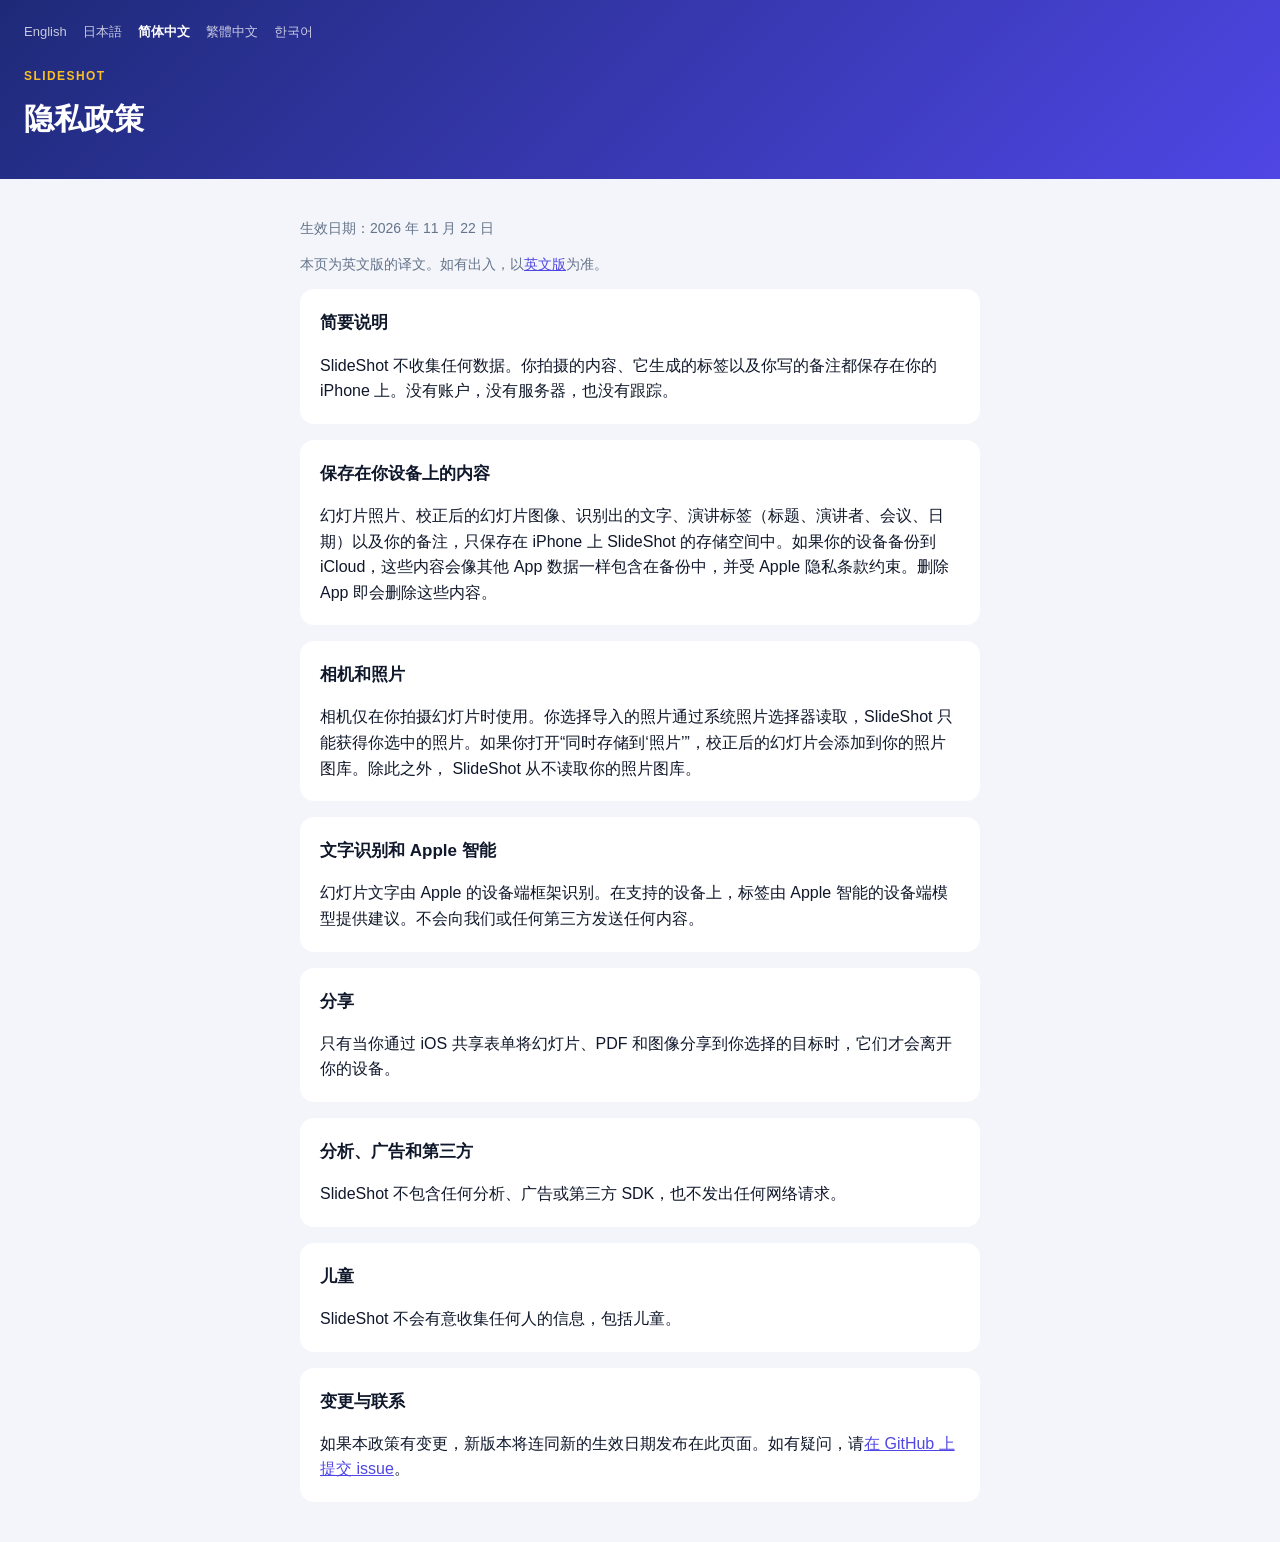
<file: zh-hans/privacy.html>
<!doctype html>
<html lang="zh-Hans">
<head>
<meta charset="utf-8">
<meta name="viewport" content="width=device-width, initial-scale=1">
<title>SlideShot – 隐私政策</title>
<link rel="alternate" hreflang="en" href="https://www.haow.us/slideshot/privacy.html">
<link rel="alternate" hreflang="ja" href="https://www.haow.us/slideshot/ja/privacy.html">
<link rel="alternate" hreflang="zh-Hans" href="https://www.haow.us/slideshot/zh-hans/privacy.html">
<link rel="alternate" hreflang="zh-Hant" href="https://www.haow.us/slideshot/zh-hant/privacy.html">
<link rel="alternate" hreflang="ko" href="https://www.haow.us/slideshot/ko/privacy.html">
<link rel="alternate" hreflang="x-default" href="https://www.haow.us/slideshot/privacy.html">
<link rel="icon" type="image/png" href="../images/icon.png">
<link rel="stylesheet" href="../doc.css">
</head>
<body>
<header>
  <nav class="langs" aria-label="语言">
    <a href="../privacy.html" hreflang="en" lang="en">English</a>
    <a href="../ja/privacy.html" hreflang="ja" lang="ja">日本語</a>
    <a href="privacy.html" hreflang="zh-Hans" lang="zh-Hans" aria-current="page">简体中文</a>
    <a href="../zh-hant/privacy.html" hreflang="zh-Hant" lang="zh-Hant">繁體中文</a>
    <a href="../ko/privacy.html" hreflang="ko" lang="ko">한국어</a>
  </nav>
  <p><a href="./">SlideShot</a></p>
  <h1>隐私政策</h1>
</header>
<main>
  <p class="meta">生效日期：2026 年 11 月 22 日</p>
  <p class="meta">本页为英文版的译文。如有出入，以<a href="../privacy.html" hreflang="en">英文版</a>为准。</p>
  <section>
    <h2>简要说明</h2>
    <p>SlideShot 不收集任何数据。你拍摄的内容、它生成的标签以及你写的备注都保存在你的 iPhone 上。没有账户，没有服务器，也没有跟踪。</p>
  </section>
  <section>
    <h2>保存在你设备上的内容</h2>
    <p>幻灯片照片、校正后的幻灯片图像、识别出的文字、演讲标签（标题、演讲者、会议、日期）以及你的备注，只保存在 iPhone 上 SlideShot 的存储空间中。如果你的设备备份到 iCloud，这些内容会像其他 App 数据一样包含在备份中，并受 Apple 隐私条款约束。删除 App 即会删除这些内容。</p>
  </section>
  <section>
    <h2>相机和照片</h2>
    <p>相机仅在你拍摄幻灯片时使用。你选择导入的照片通过系统照片选择器读取，SlideShot 只能获得你选中的照片。如果你打开“同时存储到‘照片’”，校正后的幻灯片会添加到你的照片图库。除此之外， SlideShot 从不读取你的照片图库。</p>
  </section>
  <section>
    <h2>文字识别和 Apple 智能</h2>
    <p>幻灯片文字由 Apple 的设备端框架识别。在支持的设备上，标签由 Apple 智能的设备端模型提供建议。不会向我们或任何第三方发送任何内容。</p>
  </section>
  <section>
    <h2>分享</h2>
    <p>只有当你通过 iOS 共享表单将幻灯片、PDF 和图像分享到你选择的目标时，它们才会离开你的设备。</p>
  </section>
  <section>
    <h2>分析、广告和第三方</h2>
    <p>SlideShot 不包含任何分析、广告或第三方 SDK，也不发出任何网络请求。</p>
  </section>
  <section>
    <h2>儿童</h2>
    <p>SlideShot 不会有意收集任何人的信息，包括儿童。</p>
  </section>
  <section>
    <h2>变更与联系</h2>
    <p>如果本政策有变更，新版本将连同新的生效日期发布在此页面。如有疑问，请<a href="https://github.com/chapter09/slideshot/issues/new">在 GitHub 上提交 issue</a>。</p>
  </section>
</main>
</body>
</html>
</file>
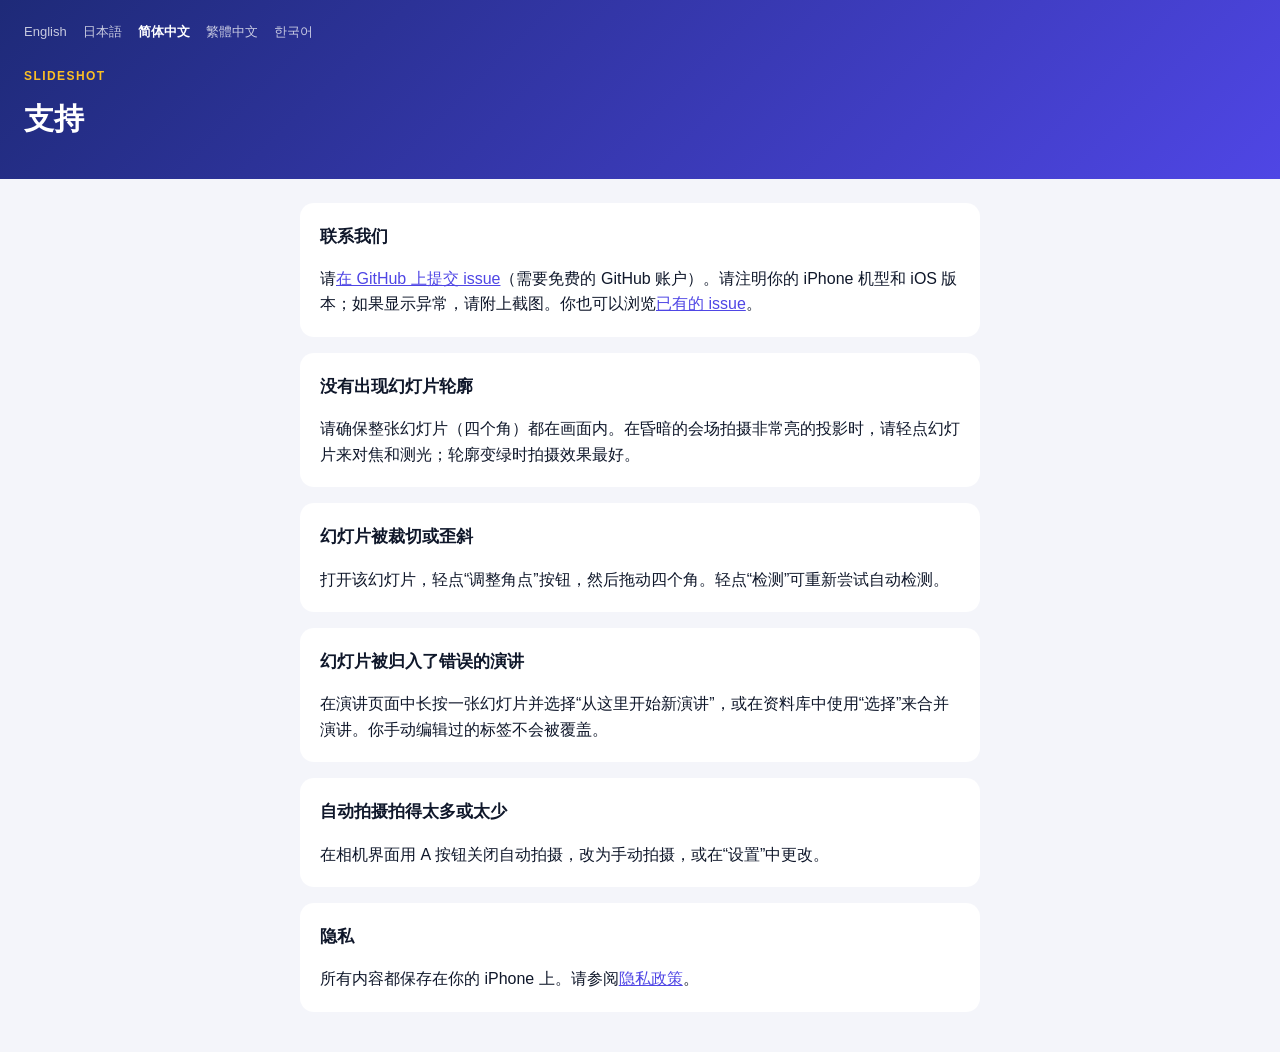
<file: zh-hans/support.html>
<!doctype html>
<html lang="zh-Hans">
<head>
<meta charset="utf-8">
<meta name="viewport" content="width=device-width, initial-scale=1">
<title>SlideShot – 支持</title>
<link rel="alternate" hreflang="en" href="https://www.haow.us/slideshot/support.html">
<link rel="alternate" hreflang="ja" href="https://www.haow.us/slideshot/ja/support.html">
<link rel="alternate" hreflang="zh-Hans" href="https://www.haow.us/slideshot/zh-hans/support.html">
<link rel="alternate" hreflang="zh-Hant" href="https://www.haow.us/slideshot/zh-hant/support.html">
<link rel="alternate" hreflang="ko" href="https://www.haow.us/slideshot/ko/support.html">
<link rel="alternate" hreflang="x-default" href="https://www.haow.us/slideshot/support.html">
<link rel="icon" type="image/png" href="../images/icon.png">
<link rel="stylesheet" href="../doc.css">
</head>
<body>
<header>
  <nav class="langs" aria-label="语言">
    <a href="../support.html" hreflang="en" lang="en">English</a>
    <a href="../ja/support.html" hreflang="ja" lang="ja">日本語</a>
    <a href="support.html" hreflang="zh-Hans" lang="zh-Hans" aria-current="page">简体中文</a>
    <a href="../zh-hant/support.html" hreflang="zh-Hant" lang="zh-Hant">繁體中文</a>
    <a href="../ko/support.html" hreflang="ko" lang="ko">한국어</a>
  </nav>
  <p><a href="./">SlideShot</a></p>
  <h1>支持</h1>
</header>
<main>
  <section>
    <h2>联系我们</h2>
    <p>请<a href="https://github.com/chapter09/slideshot/issues/new">在 GitHub 上提交 issue</a>（需要免费的 GitHub 账户）。请注明你的 iPhone 机型和 iOS 版本；如果显示异常，请附上截图。你也可以浏览<a href="https://github.com/chapter09/slideshot/issues">已有的 issue</a>。</p>
  </section>
  <section>
    <h2>没有出现幻灯片轮廓</h2>
    <p>请确保整张幻灯片（四个角）都在画面内。在昏暗的会场拍摄非常亮的投影时，请轻点幻灯片来对焦和测光；轮廓变绿时拍摄效果最好。</p>
  </section>
  <section>
    <h2>幻灯片被裁切或歪斜</h2>
    <p>打开该幻灯片，轻点“调整角点”按钮，然后拖动四个角。轻点“检测”可重新尝试自动检测。</p>
  </section>
  <section>
    <h2>幻灯片被归入了错误的演讲</h2>
    <p>在演讲页面中长按一张幻灯片并选择“从这里开始新演讲”，或在资料库中使用“选择”来合并演讲。你手动编辑过的标签不会被覆盖。</p>
  </section>
  <section>
    <h2>自动拍摄拍得太多或太少</h2>
    <p>在相机界面用 A 按钮关闭自动拍摄，改为手动拍摄，或在“设置”中更改。</p>
  </section>
  <section>
    <h2>隐私</h2>
    <p>所有内容都保存在你的 iPhone 上。请参阅<a href="privacy.html">隐私政策</a>。</p>
  </section>
</main>
</body>
</html>
</file>
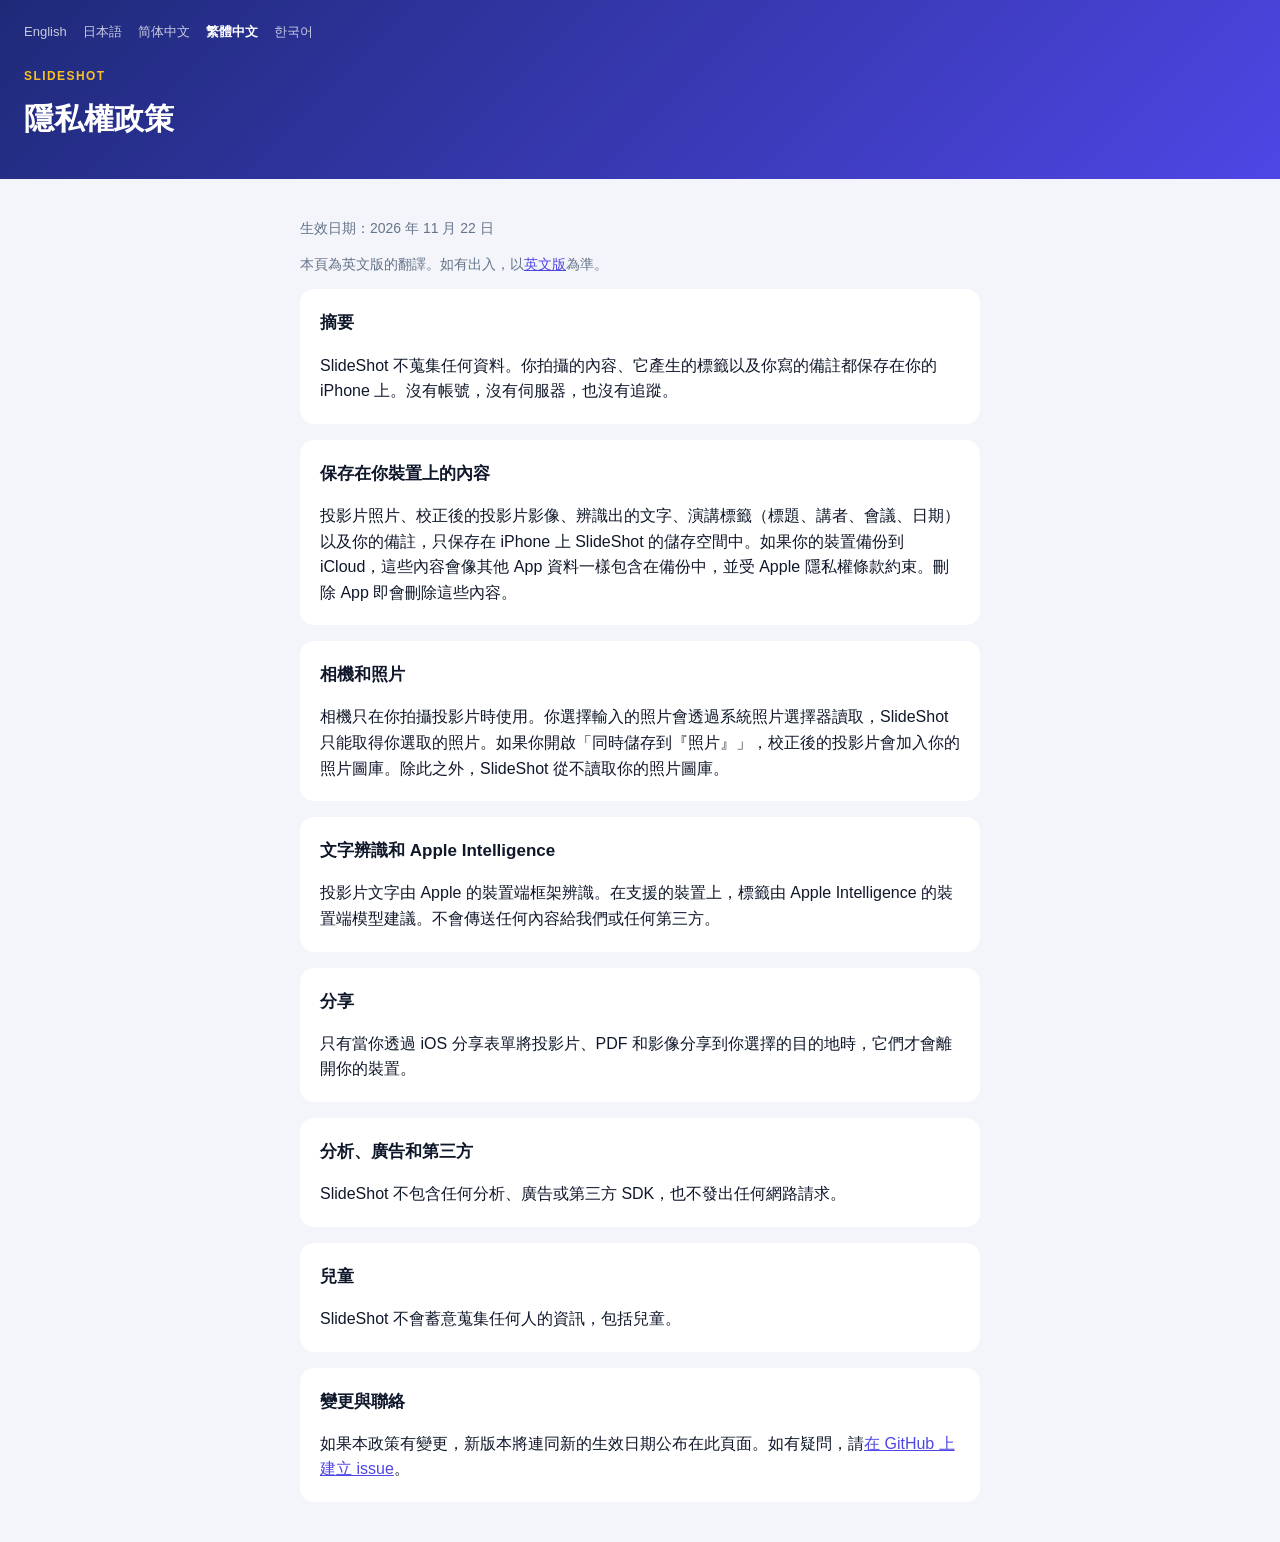
<file: zh-hant/privacy.html>
<!doctype html>
<html lang="zh-Hant">
<head>
<meta charset="utf-8">
<meta name="viewport" content="width=device-width, initial-scale=1">
<title>SlideShot – 隱私權政策</title>
<link rel="alternate" hreflang="en" href="https://www.haow.us/slideshot/privacy.html">
<link rel="alternate" hreflang="ja" href="https://www.haow.us/slideshot/ja/privacy.html">
<link rel="alternate" hreflang="zh-Hans" href="https://www.haow.us/slideshot/zh-hans/privacy.html">
<link rel="alternate" hreflang="zh-Hant" href="https://www.haow.us/slideshot/zh-hant/privacy.html">
<link rel="alternate" hreflang="ko" href="https://www.haow.us/slideshot/ko/privacy.html">
<link rel="alternate" hreflang="x-default" href="https://www.haow.us/slideshot/privacy.html">
<link rel="icon" type="image/png" href="../images/icon.png">
<link rel="stylesheet" href="../doc.css">
</head>
<body>
<header>
  <nav class="langs" aria-label="語言">
    <a href="../privacy.html" hreflang="en" lang="en">English</a>
    <a href="../ja/privacy.html" hreflang="ja" lang="ja">日本語</a>
    <a href="../zh-hans/privacy.html" hreflang="zh-Hans" lang="zh-Hans">简体中文</a>
    <a href="privacy.html" hreflang="zh-Hant" lang="zh-Hant" aria-current="page">繁體中文</a>
    <a href="../ko/privacy.html" hreflang="ko" lang="ko">한국어</a>
  </nav>
  <p><a href="./">SlideShot</a></p>
  <h1>隱私權政策</h1>
</header>
<main>
  <p class="meta">生效日期：2026 年 11 月 22 日</p>
  <p class="meta">本頁為英文版的翻譯。如有出入，以<a href="../privacy.html" hreflang="en">英文版</a>為準。</p>
  <section>
    <h2>摘要</h2>
    <p>SlideShot 不蒐集任何資料。你拍攝的內容、它產生的標籤以及你寫的備註都保存在你的 iPhone 上。沒有帳號，沒有伺服器，也沒有追蹤。</p>
  </section>
  <section>
    <h2>保存在你裝置上的內容</h2>
    <p>投影片照片、校正後的投影片影像、辨識出的文字、演講標籤（標題、講者、會議、日期）以及你的備註，只保存在 iPhone 上 SlideShot 的儲存空間中。如果你的裝置備份到 iCloud，這些內容會像其他 App 資料一樣包含在備份中，並受 Apple 隱私權條款約束。刪除 App 即會刪除這些內容。</p>
  </section>
  <section>
    <h2>相機和照片</h2>
    <p>相機只在你拍攝投影片時使用。你選擇輸入的照片會透過系統照片選擇器讀取，SlideShot 只能取得你選取的照片。如果你開啟「同時儲存到『照片』」，校正後的投影片會加入你的照片圖庫。除此之外，SlideShot 從不讀取你的照片圖庫。</p>
  </section>
  <section>
    <h2>文字辨識和 Apple Intelligence</h2>
    <p>投影片文字由 Apple 的裝置端框架辨識。在支援的裝置上，標籤由 Apple Intelligence 的裝置端模型建議。不會傳送任何內容給我們或任何第三方。</p>
  </section>
  <section>
    <h2>分享</h2>
    <p>只有當你透過 iOS 分享表單將投影片、PDF 和影像分享到你選擇的目的地時，它們才會離開你的裝置。</p>
  </section>
  <section>
    <h2>分析、廣告和第三方</h2>
    <p>SlideShot 不包含任何分析、廣告或第三方 SDK，也不發出任何網路請求。</p>
  </section>
  <section>
    <h2>兒童</h2>
    <p>SlideShot 不會蓄意蒐集任何人的資訊，包括兒童。</p>
  </section>
  <section>
    <h2>變更與聯絡</h2>
    <p>如果本政策有變更，新版本將連同新的生效日期公布在此頁面。如有疑問，請<a href="https://github.com/chapter09/slideshot/issues/new">在 GitHub 上建立 issue</a>。</p>
  </section>
</main>
</body>
</html>
</file>
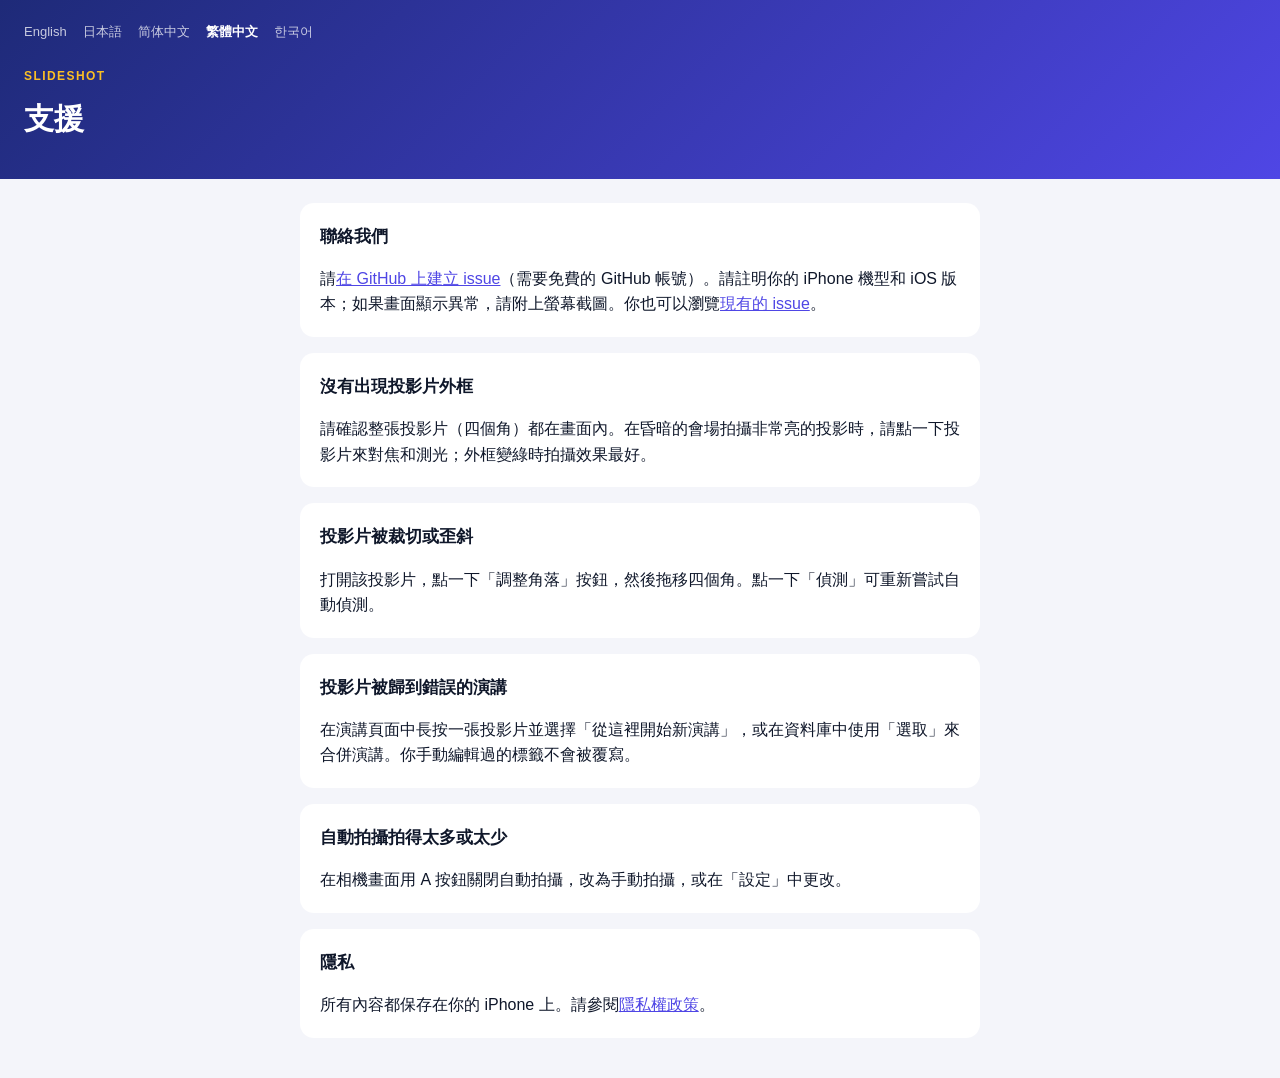
<file: zh-hant/support.html>
<!doctype html>
<html lang="zh-Hant">
<head>
<meta charset="utf-8">
<meta name="viewport" content="width=device-width, initial-scale=1">
<title>SlideShot – 支援</title>
<link rel="alternate" hreflang="en" href="https://www.haow.us/slideshot/support.html">
<link rel="alternate" hreflang="ja" href="https://www.haow.us/slideshot/ja/support.html">
<link rel="alternate" hreflang="zh-Hans" href="https://www.haow.us/slideshot/zh-hans/support.html">
<link rel="alternate" hreflang="zh-Hant" href="https://www.haow.us/slideshot/zh-hant/support.html">
<link rel="alternate" hreflang="ko" href="https://www.haow.us/slideshot/ko/support.html">
<link rel="alternate" hreflang="x-default" href="https://www.haow.us/slideshot/support.html">
<link rel="icon" type="image/png" href="../images/icon.png">
<link rel="stylesheet" href="../doc.css">
</head>
<body>
<header>
  <nav class="langs" aria-label="語言">
    <a href="../support.html" hreflang="en" lang="en">English</a>
    <a href="../ja/support.html" hreflang="ja" lang="ja">日本語</a>
    <a href="../zh-hans/support.html" hreflang="zh-Hans" lang="zh-Hans">简体中文</a>
    <a href="support.html" hreflang="zh-Hant" lang="zh-Hant" aria-current="page">繁體中文</a>
    <a href="../ko/support.html" hreflang="ko" lang="ko">한국어</a>
  </nav>
  <p><a href="./">SlideShot</a></p>
  <h1>支援</h1>
</header>
<main>
  <section>
    <h2>聯絡我們</h2>
    <p>請<a href="https://github.com/chapter09/slideshot/issues/new">在 GitHub 上建立 issue</a>（需要免費的 GitHub 帳號）。請註明你的 iPhone 機型和 iOS 版本；如果畫面顯示異常，請附上螢幕截圖。你也可以瀏覽<a href="https://github.com/chapter09/slideshot/issues">現有的 issue</a>。</p>
  </section>
  <section>
    <h2>沒有出現投影片外框</h2>
    <p>請確認整張投影片（四個角）都在畫面內。在昏暗的會場拍攝非常亮的投影時，請點一下投影片來對焦和測光；外框變綠時拍攝效果最好。</p>
  </section>
  <section>
    <h2>投影片被裁切或歪斜</h2>
    <p>打開該投影片，點一下「調整角落」按鈕，然後拖移四個角。點一下「偵測」可重新嘗試自動偵測。</p>
  </section>
  <section>
    <h2>投影片被歸到錯誤的演講</h2>
    <p>在演講頁面中長按一張投影片並選擇「從這裡開始新演講」，或在資料庫中使用「選取」來合併演講。你手動編輯過的標籤不會被覆寫。</p>
  </section>
  <section>
    <h2>自動拍攝拍得太多或太少</h2>
    <p>在相機畫面用 A 按鈕關閉自動拍攝，改為手動拍攝，或在「設定」中更改。</p>
  </section>
  <section>
    <h2>隱私</h2>
    <p>所有內容都保存在你的 iPhone 上。請參閱<a href="privacy.html">隱私權政策</a>。</p>
  </section>
</main>
</body>
</html>
</file>
<file: home.css>
/* The landing page (index.html in every language folder). */
:root {
  --ink:#0F172A; --muted:#64748B; --accent:#4F46E5; --page:#F4F5FA; --card:#fff;
  --line:rgba(15,23,42,.07); --shadow:0 12px 32px rgba(30,42,120,.18); --problem:#E11D48;
}
@media (prefers-color-scheme: dark) {
  :root {
    --ink:#E5E7EB; --muted:#94A3B8; --accent:#A5B4FC; --page:#0B1020; --card:#151B2E;
    --line:rgba(255,255,255,.08); --shadow:0 12px 32px rgba(0,0,0,.45); --problem:#FB7185;
  }
}
* { box-sizing:border-box; }
html { -webkit-text-size-adjust:100%; }
body { margin:0; font:16px/1.6 -apple-system, BlinkMacSystemFont, "Segoe UI", sans-serif;
       color:var(--ink); background:var(--page); overflow-wrap:break-word; }
a { color:var(--accent); }
img { display:block; max-width:100%; height:auto; }

header { background:linear-gradient(135deg,#1E2A78,#4F46E5); color:#fff; text-align:center;
         padding:48px 24px 44px; }
.hero { max-width:640px; margin:0 auto; }
.hero .icon { width:112px; height:112px; margin:0 auto 20px; border-radius:25px;
              box-shadow:0 10px 30px rgba(10,14,50,.45), 0 0 0 1px rgba(255,255,255,.18); }
.eyebrow { margin:0; color:#FBBF24; letter-spacing:.12em; font-size:12px; font-weight:600;
           text-transform:uppercase; }
header h1 { margin:8px 0 0; font-size:clamp(28px, 7vw, 40px); line-height:1.15; letter-spacing:-.01em; }
.subtitle { margin:6px 0 0; font-size:clamp(17px, 4.4vw, 21px); color:rgba(255,255,255,.88); font-weight:500; }
.pitch { margin:18px auto 0; max-width:34em; color:rgba(255,255,255,.82); }
.store { display:inline-block; margin-top:26px; padding:12px 26px; border-radius:999px;
         background:#fff; color:#1E2A78; font-weight:600; text-decoration:none;
         box-shadow:0 6px 18px rgba(10,14,50,.3); }
.store:hover, .store:focus-visible { background:#EEF0FF; }
.note { margin:10px 0 0; font-size:13px; color:rgba(255,255,255,.7); }

/* Language menu at the top of the header. */
.langs { display:flex; flex-wrap:wrap; justify-content:center; gap:2px 16px;
         margin:-28px auto 24px; font-size:13px; line-height:1.8; }
.langs a { color:rgba(255,255,255,.75); text-decoration:none; }
.langs a:hover, .langs a:focus-visible { color:#fff; text-decoration:underline; }
.langs a[aria-current] { color:#fff; font-weight:600; }

@media (max-width:479px) {
  header { padding:36px 20px 36px; }
  .langs { margin:-22px auto 18px; gap:2px 12px; }
  .hero .icon { width:92px; height:92px; border-radius:21px; margin-bottom:16px; }
  .pitch { font-size:15px; }
}

main { max-width:960px; margin:0 auto; padding:32px 24px 8px; }
h2 { font-size:22px; margin:8px 0 16px; letter-spacing:-.01em; }

/* Screenshots: three across on wide screens, a swipeable row on phones. */
.shots { list-style:none; margin:0 -24px 40px; padding:4px 24px 18px; display:grid;
         grid-auto-flow:column; grid-auto-columns:min(64%, 280px); gap:16px;
         overflow-x:auto; scroll-snap-type:x mandatory; scroll-padding:0 24px;
         -webkit-overflow-scrolling:touch; scrollbar-width:none; }
.shots::-webkit-scrollbar { display:none; }
.shots li { scroll-snap-align:start; }
.shots img { width:100%; border-radius:20px; box-shadow:var(--shadow); }
@media (min-width:720px) {
  .shots { grid-auto-flow:row; grid-template-columns:repeat(3, 1fr); grid-auto-columns:auto;
           gap:24px; margin:0 0 48px; padding:0; overflow:visible; }
}

/* The problems SlideShot solves: illustration, problem, answer. Two across on wide screens.
   The illustrations come from design/illustrations in the app repo and hold no words, so every
   language shares them. */
.problems { list-style:none; margin:0 0 48px; padding:0; display:grid; gap:16px; }
@media (min-width:640px) { .problems { grid-template-columns:repeat(2, 1fr); gap:24px; } }
.problems li { background:var(--card); border-radius:18px; overflow:hidden; border:1px solid var(--line); }
.problems img { width:100%; aspect-ratio:4 / 3; }
.problems .body { padding:16px 20px 18px; }
.problems .tag { margin:0; color:var(--problem); letter-spacing:.1em; font-size:11px;
                 font-weight:700; text-transform:uppercase; }
.problems h3 { margin:4px 0 6px; font-size:18px; line-height:1.3; }
.problems .fix { margin:0; color:var(--muted); font-size:15px; }
.problems .fix strong { color:var(--accent); font-weight:600; }

.features { list-style:none; margin:0 0 24px; padding:0; display:grid; gap:14px; }
@media (min-width:640px) { .features { grid-template-columns:repeat(2, 1fr); gap:16px; } }
.features li { background:var(--card); border-radius:14px; padding:18px 20px 16px;
               border:1px solid var(--line); }
.features .tag { margin:0; color:var(--accent); letter-spacing:.1em; font-size:11px;
                 font-weight:700; text-transform:uppercase; }
.features h3 { margin:4px 0 4px; font-size:17px; line-height:1.3; }
.features p { margin:0; color:var(--muted); font-size:15px; }
.req { margin:0 0 8px; color:var(--muted); font-size:14px; text-align:center; }

footer { max-width:960px; margin:0 auto; padding:24px 24px 40px; text-align:center;
         color:var(--muted); font-size:14px; }
footer nav { display:flex; flex-wrap:wrap; justify-content:center; gap:6px 20px; margin-bottom:8px; }
footer p { margin:0; }

/* Chinese, Japanese and Korean: the right fonts on Windows and Android too, and no capitals
   forced onto "iPhone". */
html:lang(ja) body { font-family:-apple-system, BlinkMacSystemFont, "Hiragino Sans", "Hiragino Kaku Gothic ProN", "Segoe UI", "Yu Gothic UI", Meiryo, "Noto Sans JP", sans-serif; }
html:lang(zh-Hans) body { font-family:-apple-system, BlinkMacSystemFont, "PingFang SC", "Segoe UI", "Microsoft YaHei", "Noto Sans SC", sans-serif; }
html:lang(zh-Hant) body { font-family:-apple-system, BlinkMacSystemFont, "PingFang TC", "Segoe UI", "Microsoft JhengHei", "Noto Sans TC", sans-serif; }
html:lang(ko) body { font-family:-apple-system, BlinkMacSystemFont, "Apple SD Gothic Neo", "Segoe UI", "Malgun Gothic", "Noto Sans KR", sans-serif;
                     word-break:keep-all; }
html:not(:lang(en)) .eyebrow { text-transform:none; letter-spacing:.06em; }
html:not(:lang(en)) .features .tag, html:not(:lang(en)) .problems .tag { letter-spacing:.04em; }
</file>
<file: doc.css>
/* The support and privacy pages in every language folder. */
:root { --ink:#0F172A; --muted:#64748B; --indigo:#4F46E5; --page:#F4F5FA; --card:#fff; }
body { margin:0; font:16px/1.6 -apple-system, BlinkMacSystemFont, "Segoe UI", sans-serif; color:var(--ink); background:var(--page); }
header { background:linear-gradient(135deg,#1E2A78,#4F46E5); color:#fff; padding:48px 24px 36px; }
header p { margin:0; color:#FBBF24; letter-spacing:.12em; font-size:12px; font-weight:600; text-transform:uppercase; }
header p a { color:inherit; text-decoration:none; }
header p a:hover, header p a:focus-visible { text-decoration:underline; }
header h1 { margin:8px 0 0; font-size:30px; }
main { max-width:680px; margin:0 auto; padding:24px; }
section { background:var(--card); border-radius:14px; padding:4px 20px; margin:0 0 16px; }
h2 { font-size:17px; margin:16px 0 4px; }
.meta { color:var(--muted); font-size:14px; }
a { color:var(--indigo); }

/* Language menu at the top of the header. */
.langs { display:flex; flex-wrap:wrap; gap:2px 16px; margin:-28px 0 24px; font-size:13px; line-height:1.8; }
.langs a { color:rgba(255,255,255,.75); text-decoration:none; }
.langs a:hover, .langs a:focus-visible { color:#fff; text-decoration:underline; }
.langs a[aria-current] { color:#fff; font-weight:600; }
@media (max-width:479px) { .langs { gap:2px 12px; } }

/* Chinese, Japanese and Korean: the right fonts on Windows and Android too. */
html:lang(ja) body { font-family:-apple-system, BlinkMacSystemFont, "Hiragino Sans", "Hiragino Kaku Gothic ProN", "Segoe UI", "Yu Gothic UI", Meiryo, "Noto Sans JP", sans-serif; }
html:lang(zh-Hans) body { font-family:-apple-system, BlinkMacSystemFont, "PingFang SC", "Segoe UI", "Microsoft YaHei", "Noto Sans SC", sans-serif; }
html:lang(zh-Hant) body { font-family:-apple-system, BlinkMacSystemFont, "PingFang TC", "Segoe UI", "Microsoft JhengHei", "Noto Sans TC", sans-serif; }
html:lang(ko) body { font-family:-apple-system, BlinkMacSystemFont, "Apple SD Gothic Neo", "Segoe UI", "Malgun Gothic", "Noto Sans KR", sans-serif;
                     word-break:keep-all; }
</file>
